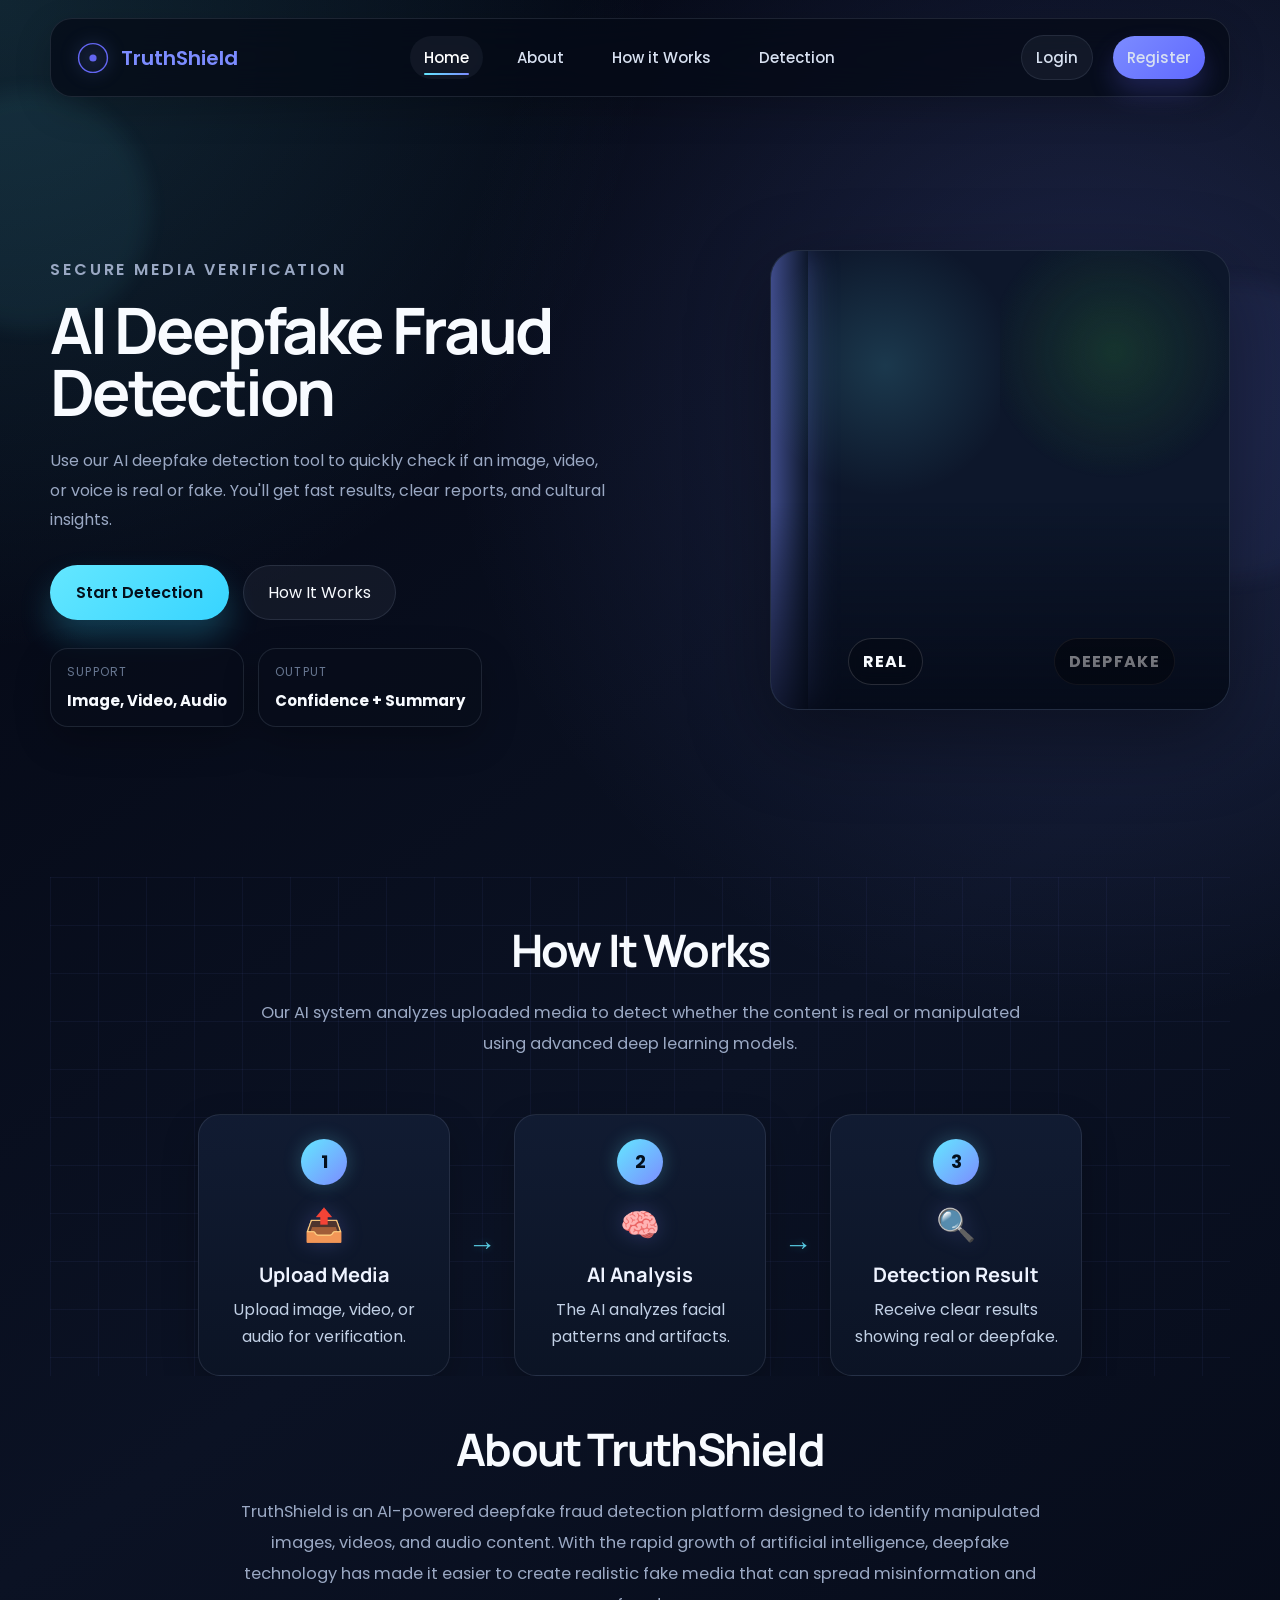
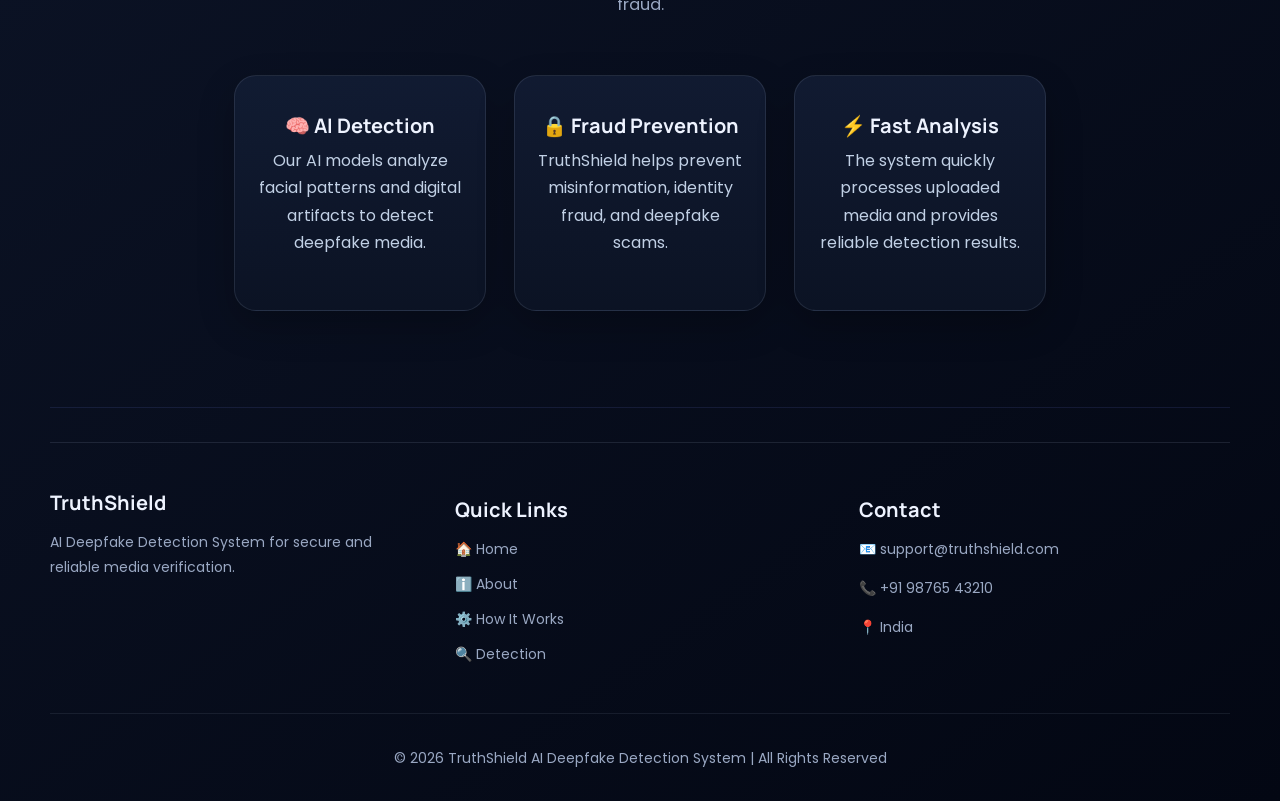
<file: index.html>
<!DOCTYPE html>
<html lang="en">
<head>
<meta charset="UTF-8">
<meta name="viewport" content="width=device-width, initial-scale=1.0">
<title>TruthShield AI Deepfake Detection</title>
<link rel="stylesheet" href="style.css">
<link href="https://fonts.googleapis.com/css2?family=Manrope:wght@600;700;800&family=Poppins:wght@300;400;500;600&display=swap" rel="stylesheet">
</head>
<body id="top">

<header class="navbar">
    <div class="nav-left">
        <div class="logo">
            <svg class="ai-logo" viewBox="0 0 100 100">
                <circle cx="50" cy="50" r="40" stroke="#6366f1" stroke-width="4" fill="none"></circle>
                <circle cx="50" cy="50" r="10" fill="#6366f1"></circle>
            </svg>
            <span>TruthShield</span>
        </div>
    </div>

    <div class="nav-center">
        <a href="#top">Home</a>
        <a href="#about">About</a>
        <a href="#works">How it Works</a>
        <a href="upload.html">Detection</a>
        <a href="history.html" id="historyNavLink" class="hidden-nav">History</a>
        <a href="admin.html" id="adminNavLink" class="hidden-nav">Admin</a>
    </div>

    <div class="nav-right" id="guestActions">
        <a href="login.html" class="login-btn">Login</a>
        <a href="register.html" class="signup-btn">Register</a>
    </div>

    <div class="nav-right hidden-nav" id="userActions">
        <span class="nav-user-pill" id="navUserName">User</span>
        <button type="button" class="login-btn" id="logoutBtn">Logout</button>
    </div>
</header>

<section class="hero">
    <div class="hero-text hero-reveal">
        <p class="hero-label">Secure Media Verification</p>
        <h1>AI Deepfake Fraud Detection</h1>
        <p>
            Use our AI deepfake detection tool to quickly check if an image, video, or voice is real or fake.
            You'll get fast results, clear reports, and cultural insights.
        </p>
        <div class="hero-actions">
            <button class="main-btn" id="startDetectionBtn" type="button">Start Detection</button>
            <a href="#works" class="sub-btn">How It Works</a>
        </div>
        <div class="hero-stats">
            <div class="hero-stat">
                <span>Support</span>
                <strong>Image, Video, Audio</strong>
            </div>
            <div class="hero-stat">
                <span>Output</span>
                <strong>Confidence + Summary</strong>
            </div>
        </div>
    </div>

    <div class="deepfake-visual hero-reveal">
        <div class="real-side">
            <span>REAL</span>
        </div>
        <div class="fake-side">
            <span>DEEPFAKE</span>
        </div>
        <div class="scan-line"></div>
    </div>
</section>

<section id="works" class="works-section">
    <h2>How It Works</h2>
    <p class="works-desc">
        Our AI system analyzes uploaded media to detect whether the content is real or manipulated using advanced deep learning models.
    </p>

    <div class="works-flow">
        <div class="flow-step">
            <div class="step-number">1</div>
            <div class="flow-icon">&#128228;</div>
            <h3>Upload Media</h3>
            <p>Upload image, video, or audio for verification.</p>
        </div>

        <div class="flow-arrow">&#8594;</div>

        <div class="flow-step">
            <div class="step-number">2</div>
            <div class="flow-icon">&#129504;</div>
            <h3>AI Analysis</h3>
            <p>The AI analyzes facial patterns and artifacts.</p>
        </div>

        <div class="flow-arrow">&#8594;</div>

        <div class="flow-step">
            <div class="step-number">3</div>
            <div class="flow-icon">&#128269;</div>
            <h3>Detection Result</h3>
            <p>Receive clear results showing real or deepfake.</p>
        </div>
    </div>
</section>

<section id="about" class="features">
    <h2>About TruthShield</h2>
    <p class="about-intro">
        TruthShield is an AI-powered deepfake fraud detection platform designed to identify manipulated images, videos, and audio content.
        With the rapid growth of artificial intelligence, deepfake technology has made it easier to create realistic fake media that can spread misinformation and fraud.
    </p>

    <div class="feature-grid">
        <div class="card">
            <h3>&#129504; AI Detection</h3>
            <p>Our AI models analyze facial patterns and digital artifacts to detect deepfake media.</p>
        </div>

        <div class="card">
            <h3>&#128274; Fraud Prevention</h3>
            <p>TruthShield helps prevent misinformation, identity fraud, and deepfake scams.</p>
        </div>

        <div class="card">
            <h3>&#9889; Fast Analysis</h3>
            <p>The system quickly processes uploaded media and provides reliable detection results.</p>
        </div>
    </div>
</section>

<footer class="footer">
    <div class="footer-container">
        <div class="footer-logo">
            <h3>TruthShield</h3>
            <p>AI Deepfake Detection System for secure and reliable media verification.</p>
        </div>

        <div class="footer-links">
            <h4>Quick Links</h4>
            <a href="#top">&#127968; Home</a>
            <a href="#about">&#8505;&#65039; About</a>
            <a href="#works">&#9881;&#65039; How It Works</a>
            <a href="upload.html">&#128269; Detection</a>
        </div>

        <div class="footer-contact">
            <h4>Contact</h4>
            <p>&#128231; support@truthshield.com</p>
            <p>&#128222; +91 98765 43210</p>
            <p>&#128205; India</p>
        </div>
    </div>

    <div class="footer-bottom">
        <p>&copy; 2026 TruthShield AI Deepfake Detection System | All Rights Reserved</p>
    </div>
</footer>

<script src="script.js"></script>
<script src="auth-nav.js"></script>
</body>
</html>
</file>
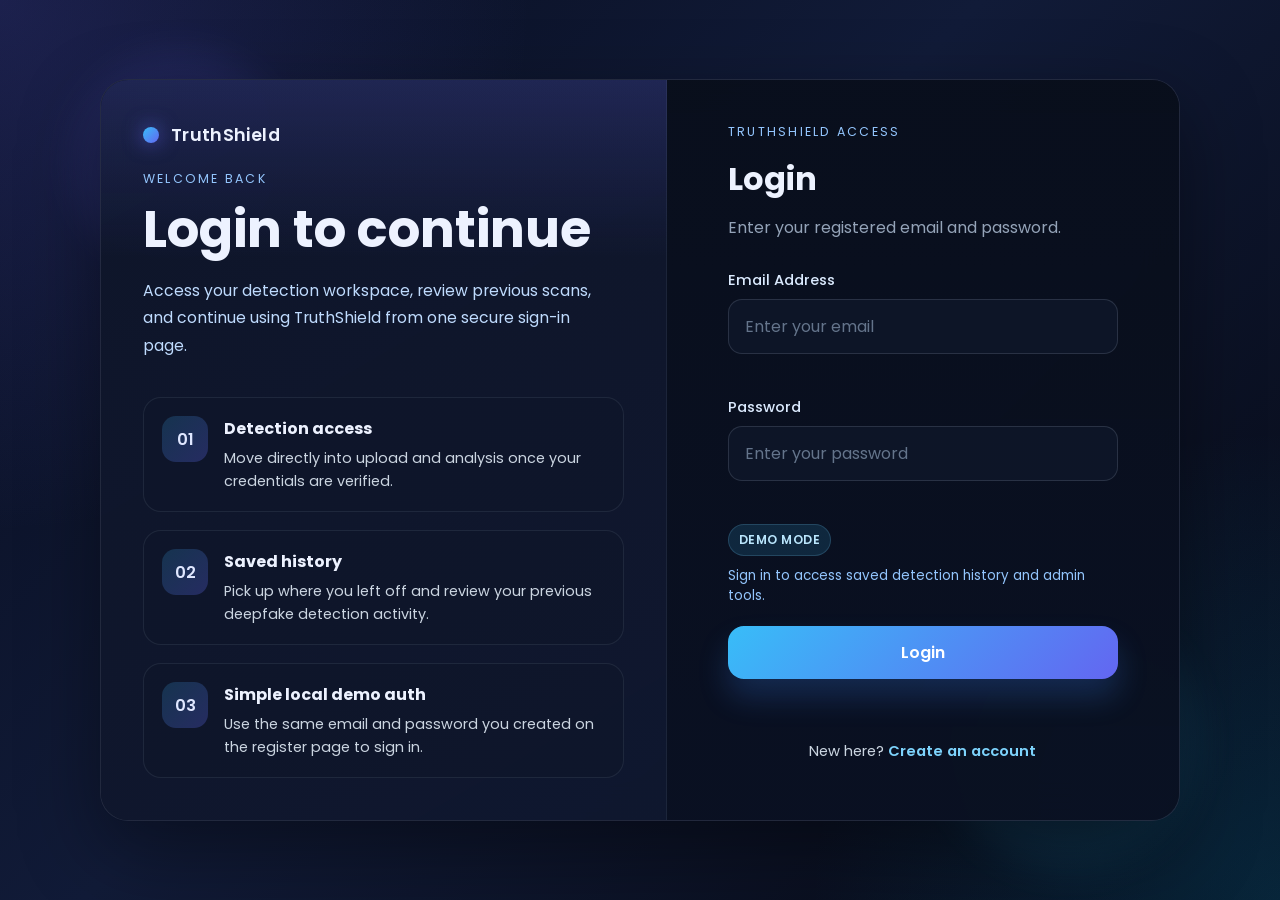
<file: admin.html>
<!DOCTYPE html>
<html lang="en">
<head>
<meta charset="UTF-8">
<meta name="viewport" content="width=device-width, initial-scale=1.0">
<title>Admin Dashboard | TruthShield</title>
<link rel="preconnect" href="https://fonts.googleapis.com">
<link rel="preconnect" href="https://fonts.gstatic.com" crossorigin>
<link href="https://fonts.googleapis.com/css2?family=Poppins:wght@300;400;500;600;700&display=swap" rel="stylesheet">
<link rel="stylesheet" href="dashboard.css">
</head>
<body>
<div class="page-bg"></div>

<header class="topbar">
    <a href="index.html" class="brand">
        <span class="brand-mark">
            <svg viewBox="0 0 100 100" aria-hidden="true">
                <circle cx="50" cy="50" r="40" stroke="currentColor" stroke-width="6" fill="none"></circle>
                <circle cx="50" cy="50" r="12" fill="currentColor"></circle>
            </svg>
        </span>
        <span>TruthShield</span>
    </a>

    <nav class="nav-links">
        <a href="index.html">Home</a>
        <a href="upload.html">Detection</a>
        <a href="history.html" id="historyNavLink">History</a>
        <a href="admin.html" id="adminNavLink" class="active">Admin</a>
    </nav>

    <div class="nav-actions" id="guestActions">
        <a href="login.html" class="ghost-btn">Login</a>
        <a href="register.html" class="accent-btn">Register</a>
    </div>

    <div class="nav-actions hidden-nav" id="userActions">
        <span class="nav-user-pill" id="navUserName">Admin</span>
        <button type="button" class="ghost-btn" id="logoutBtn">Logout</button>
    </div>
</header>

<main class="dashboard-page">
    <section class="page-heading">
        <div>
            <p class="eyebrow">Admin controls</p>
            <h1>Registered users and detection monitoring</h1>
            <p>The admin dashboard reads directly from the project database so you can review who registered and what detections were saved.</p>
        </div>
        <div class="heading-chip">Admin only</div>
    </section>

    <section class="stat-grid">
        <article class="stat-card">
            <span>Total users</span>
            <strong id="totalUsers">0</strong>
            <p>All accounts stored in the database.</p>
        </article>
        <article class="stat-card">
            <span>Total detections</span>
            <strong id="totalDetections">0</strong>
            <p>All scans saved from the detection page.</p>
        </article>
        <article class="stat-card">
            <span>Flagged detections</span>
            <strong id="flaggedDetections">0</strong>
            <p>Scans currently marked as fake by the backend.</p>
        </article>
    </section>

    <section class="table-layout">
        <article class="table-card">
            <div class="table-head">
                <div>
                    <h2>Registered users</h2>
                    <p>Visible only to the administrator.</p>
                </div>
                <div class="table-badge">User management view</div>
            </div>

            <div class="table-wrap">
                <table>
                    <thead>
                        <tr>
                            <th>Name</th>
                            <th>Email</th>
                            <th>Action</th>
                        </tr>
                    </thead>
                    <tbody id="usersTableBody">
                        <tr>
                            <td colspan="3" class="empty-state">Loading registered users...</td>
                        </tr>
                    </tbody>
                </table>
            </div>
        </article>

        <article class="table-card">
            <div class="table-head">
                <div>
                    <h2>Recent detections</h2>
                    <p>Latest saved scans from registered users.</p>
                </div>
                <div class="table-badge">System activity</div>
            </div>

            <div class="table-wrap">
                <table>
                    <thead>
                        <tr>
                            <th>ID</th>
                            <th>User</th>
                            <th>File</th>
                            <th>Media</th>
                            <th>Result</th>
                            <th>Confidence</th>
                            <th>Action</th>
                        </tr>
                    </thead>
                    <tbody id="recentDetectionsBody">
                        <tr>
                            <td colspan="7" class="empty-state">Loading recent detections...</td>
                        </tr>
                    </tbody>
                </table>
            </div>
        </article>
    </section>
</main>

<footer class="page-footer">
    <p>&copy; 2026 TruthShield AI Deepfake Detection System</p>
</footer>

<script src="auth-nav.js"></script>
<script src="admin.js"></script>
</body>
</html>
</file>
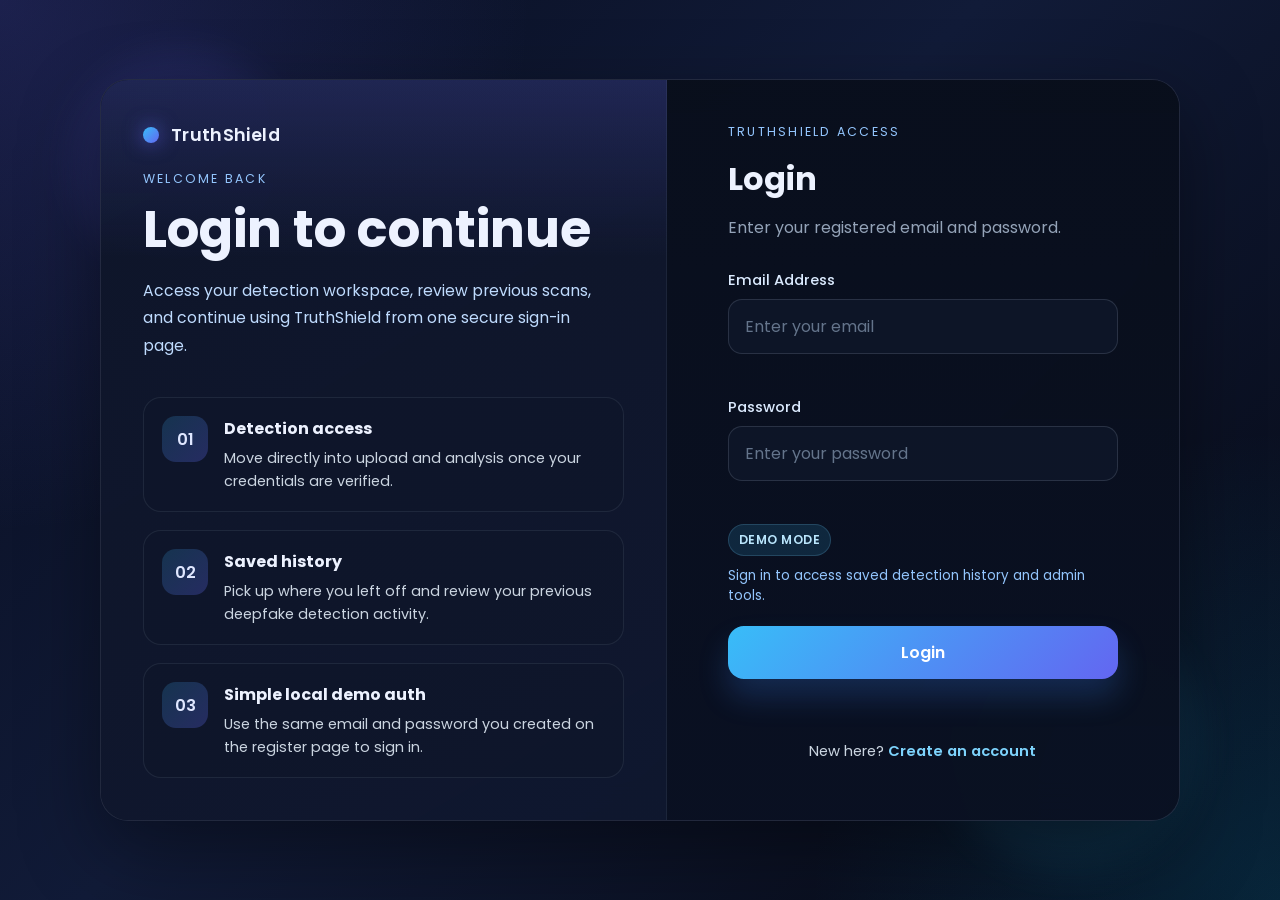
<file: history.html>
<!DOCTYPE html>
<html lang="en">
<head>
<meta charset="UTF-8">
<meta name="viewport" content="width=device-width, initial-scale=1.0">
<title>Detection History | TruthShield</title>
<link rel="preconnect" href="https://fonts.googleapis.com">
<link rel="preconnect" href="https://fonts.gstatic.com" crossorigin>
<link href="https://fonts.googleapis.com/css2?family=Poppins:wght@300;400;500;600;700&display=swap" rel="stylesheet">
<link rel="stylesheet" href="dashboard.css">
</head>
<body>
<div class="page-bg"></div>

<header class="topbar">
    <a href="index.html" class="brand">
        <span class="brand-mark">
            <svg viewBox="0 0 100 100" aria-hidden="true">
                <circle cx="50" cy="50" r="40" stroke="currentColor" stroke-width="6" fill="none"></circle>
                <circle cx="50" cy="50" r="12" fill="currentColor"></circle>
            </svg>
        </span>
        <span>TruthShield</span>
    </a>

    <nav class="nav-links">
        <a href="index.html">Home</a>
        <a href="upload.html">Detection</a>
        <a href="history.html" id="historyNavLink" class="active">History</a>
        <a href="admin.html" id="adminNavLink" class="hidden-nav">Admin</a>
    </nav>

    <div class="nav-actions" id="guestActions">
        <a href="login.html" class="ghost-btn">Login</a>
        <a href="register.html" class="accent-btn">Register</a>
    </div>

    <div class="nav-actions hidden-nav" id="userActions">
        <span class="nav-user-pill" id="navUserName">User</span>
        <button type="button" class="ghost-btn" id="logoutBtn">Logout</button>
    </div>
</header>

<main class="dashboard-page">
    <section class="page-heading">
        <div>
            <p class="eyebrow">Registered user area</p>
            <h1>Your detection history</h1>
            <p>Every uploaded file processed through the Python backend is stored here so users can review their previous scans.</p>
        </div>
        <div class="heading-chip">History from database</div>
    </section>

    <section class="stat-grid">
        <article class="stat-card">
            <span>Total scans</span>
            <strong id="totalScans">0</strong>
            <p>All stored detections for this account.</p>
        </article>
        <article class="stat-card">
            <span>Likely authentic</span>
            <strong id="realScans">0</strong>
            <p>Scans marked as real by the current backend result.</p>
        </article>
        <article class="stat-card">
            <span>Flagged</span>
            <strong id="fakeScans">0</strong>
            <p>Items that should be reviewed more carefully.</p>
        </article>
    </section>

    <section class="table-layout">
        <article class="table-card">
            <div class="table-head">
                <div>
                    <h2>Saved detection results</h2>
                    <p>Only visible after the user signs in.</p>
                </div>
                <div class="table-badge">Live database records</div>
            </div>

            <div class="table-wrap">
                <table>
                    <thead>
                        <tr>
                            <th>ID</th>
                            <th>File Name</th>
                            <th>Media Type</th>
                            <th>Result</th>
                            <th>Confidence</th>
                            <th>Created</th>
                            <th>Action</th>
                        </tr>
                    </thead>
                    <tbody id="historyTableBody">
                        <tr>
                            <td colspan="7" class="empty-state">Loading detection history...</td>
                        </tr>
                    </tbody>
                </table>
            </div>
        </article>
    </section>
</main>

<footer class="page-footer">
    <p>&copy; 2026 TruthShield AI Deepfake Detection System</p>
</footer>

<script src="auth-nav.js"></script>
<script src="history.js"></script>
</body>
</html>
</file>
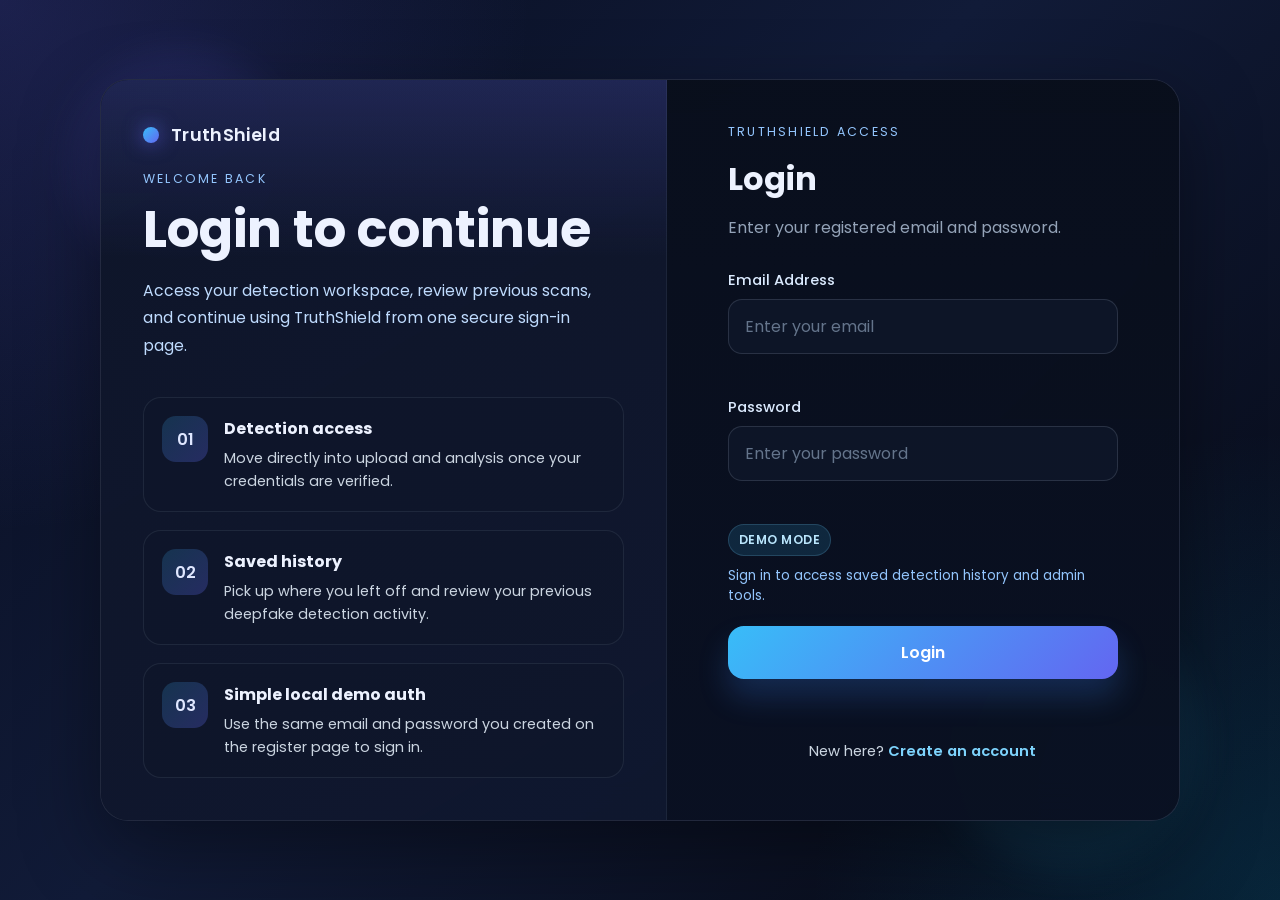
<file: login.html>
<!DOCTYPE html>
<html lang="en">
<head>
<meta charset="UTF-8">
<meta name="viewport" content="width=device-width, initial-scale=1.0">
<title>Login | TruthShield</title>
<link rel="preconnect" href="https://fonts.googleapis.com">
<link rel="preconnect" href="https://fonts.gstatic.com" crossorigin>
<link href="https://fonts.googleapis.com/css2?family=Poppins:wght@300;400;500;600;700&display=swap" rel="stylesheet">
<link rel="stylesheet" href="login.css">
</head>
<body>
<div class="page-shell">
    <div class="bg-orb orb-one"></div>
    <div class="bg-orb orb-two"></div>

    <main class="split-container">
        <section class="left-panel">
            <div class="brand-block">
                <a class="brand-link" href="index.html">
                    <span class="brand-mark"></span>
                    <span>TruthShield</span>
                </a>
            </div>

            <div class="left-content">
                <p class="eyebrow">Welcome back</p>
                <h1>Login to continue</h1>
                <p class="intro">
                    Access your detection workspace, review previous scans, and continue using TruthShield from one secure sign-in page.
                </p>

                <div class="feature-list">
                    <div class="feature-item">
                        <span class="feature-icon">01</span>
                        <div>
                            <h2>Detection access</h2>
                            <p>Move directly into upload and analysis once your credentials are verified.</p>
                        </div>
                    </div>

                    <div class="feature-item">
                        <span class="feature-icon">02</span>
                        <div>
                            <h2>Saved history</h2>
                            <p>Pick up where you left off and review your previous deepfake detection activity.</p>
                        </div>
                    </div>

                    <div class="feature-item">
                        <span class="feature-icon">03</span>
                        <div>
                            <h2>Simple local demo auth</h2>
                            <p>Use the same email and password you created on the register page to sign in.</p>
                        </div>
                    </div>
                </div>
            </div>
        </section>

        <section class="right-panel">
            <div class="form-wrapper">
                <div class="form-head">
                    <p class="mini-label">TruthShield access</p>
                    <h2>Login</h2>
                    <p class="sub-copy">Enter your registered email and password.</p>
                    <div class="page-context-message" id="pageContextMessage" hidden></div>
                </div>

                <form id="loginForm" novalidate>
                    <div class="form-group">
                        <label for="email">Email Address</label>
                        <input type="email" id="email" name="email" placeholder="Enter your email" autocomplete="email">
                        <small class="error-text" id="emailError"></small>
                    </div>

                    <div class="form-group">
                        <label for="password">Password</label>
                        <input type="password" id="password" name="password" placeholder="Enter your password" autocomplete="current-password">
                        <small class="error-text" id="passwordError"></small>
                    </div>

                    <div class="helper-row">
                        <span class="helper-badge">Demo mode</span>
                        <span class="helper-copy">Sign in to access saved detection history and admin tools.</span>
                    </div>

                    <button type="submit" class="submit-btn">Login</button>
                    <p class="status-message" id="formMessage" aria-live="polite"></p>
                </form>

                <p class="switch-auth">
                    New here?
                    <a href="register.html">Create an account</a>
                </p>
            </div>
        </section>
    </main>
</div>

<script src="login.js"></script>
</body>
</html>
</file>
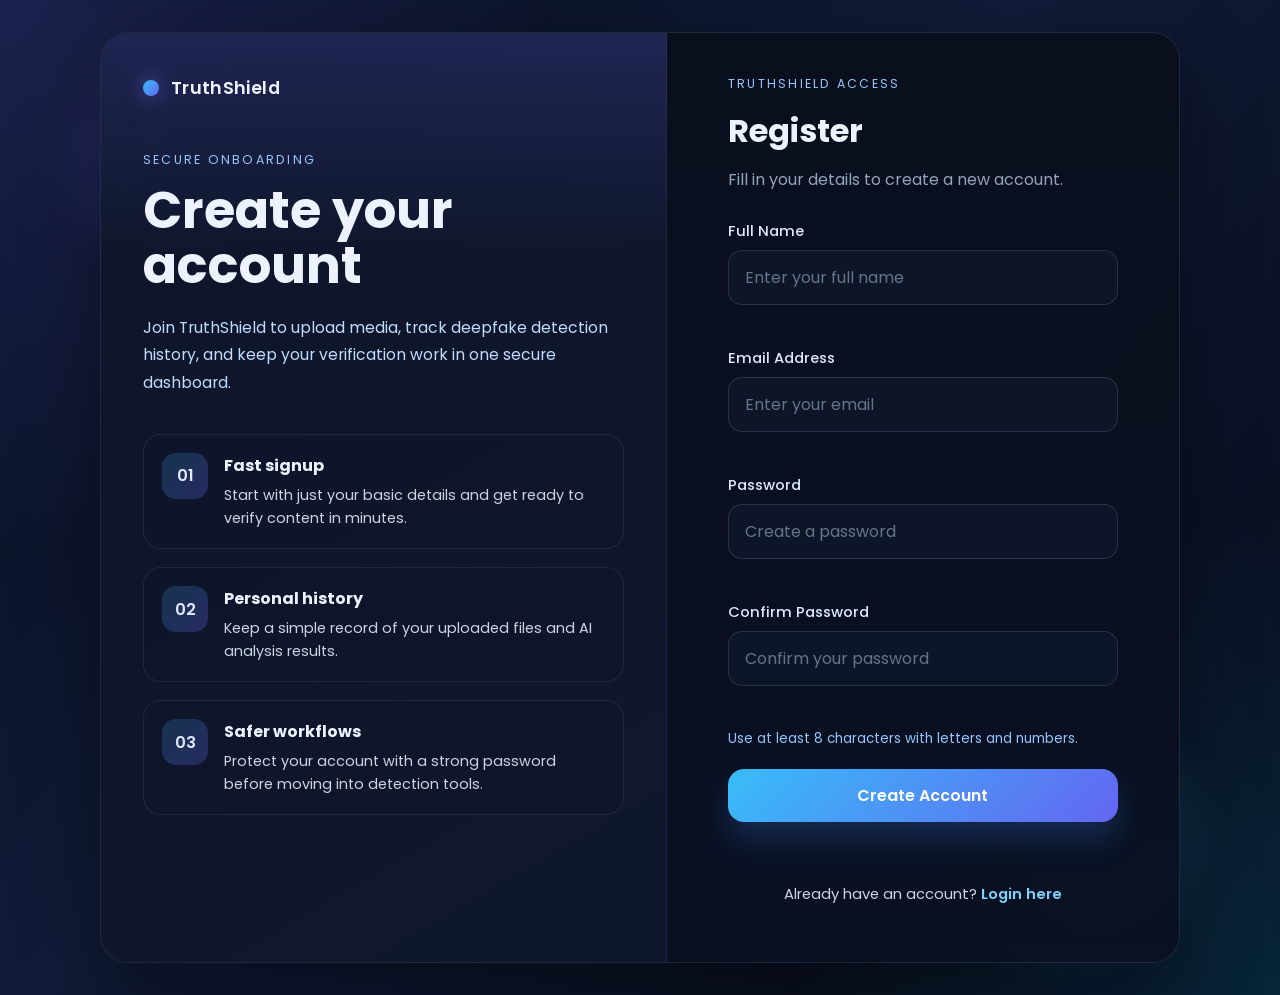
<file: register.html>
<!DOCTYPE html>
<html lang="en">
<head>
<meta charset="UTF-8">
<meta name="viewport" content="width=device-width, initial-scale=1.0">
<title>Register | TruthShield</title>
<link rel="preconnect" href="https://fonts.googleapis.com">
<link rel="preconnect" href="https://fonts.gstatic.com" crossorigin>
<link href="https://fonts.googleapis.com/css2?family=Poppins:wght@300;400;500;600;700&display=swap" rel="stylesheet">
<link rel="stylesheet" href="register.css">
</head>
<body>
<div class="page-shell">
    <div class="bg-orb orb-one"></div>
    <div class="bg-orb orb-two"></div>

    <main class="split-container">
        <section class="left-panel">
            <div class="brand-block">
                <a class="brand-link" href="index.html">
                    <span class="brand-mark"></span>
                    <span>TruthShield</span>
                </a>
            </div>

            <div class="left-content">
                <p class="eyebrow">Secure onboarding</p>
                <h1>Create your account</h1>
                <p class="intro">
                    Join TruthShield to upload media, track deepfake detection history, and keep your verification work in one secure dashboard.
                </p>

                <div class="feature-list">
                    <div class="feature-item">
                        <span class="feature-icon">01</span>
                        <div>
                            <h2>Fast signup</h2>
                            <p>Start with just your basic details and get ready to verify content in minutes.</p>
                        </div>
                    </div>

                    <div class="feature-item">
                        <span class="feature-icon">02</span>
                        <div>
                            <h2>Personal history</h2>
                            <p>Keep a simple record of your uploaded files and AI analysis results.</p>
                        </div>
                    </div>

                    <div class="feature-item">
                        <span class="feature-icon">03</span>
                        <div>
                            <h2>Safer workflows</h2>
                            <p>Protect your account with a strong password before moving into detection tools.</p>
                        </div>
                    </div>
                </div>
            </div>
        </section>

        <section class="right-panel">
            <div class="form-wrapper">
                <div class="form-head">
                    <p class="mini-label">TruthShield access</p>
                    <h2>Register</h2>
                    <p class="sub-copy">Fill in your details to create a new account.</p>
                    <div class="page-context-message" id="pageContextMessage" hidden></div>
                </div>

                <form id="registerForm" novalidate>
                    <div class="form-group">
                        <label for="fullName">Full Name</label>
                        <input type="text" id="fullName" name="fullName" placeholder="Enter your full name" autocomplete="name">
                        <small class="error-text" id="nameError"></small>
                    </div>

                    <div class="form-group">
                        <label for="email">Email Address</label>
                        <input type="email" id="email" name="email" placeholder="Enter your email" autocomplete="email">
                        <small class="error-text" id="emailError"></small>
                    </div>

                    <div class="form-group">
                        <label for="password">Password</label>
                        <input type="password" id="password" name="password" placeholder="Create a password" autocomplete="new-password">
                        <small class="error-text" id="passwordError"></small>
                    </div>

                    <div class="form-group">
                        <label for="confirmPassword">Confirm Password</label>
                        <input type="password" id="confirmPassword" name="confirmPassword" placeholder="Confirm your password" autocomplete="new-password">
                        <small class="error-text" id="confirmPasswordError"></small>
                    </div>

                    <div class="password-hint">
                        Use at least 8 characters with letters and numbers.
                    </div>

                    <button type="submit" class="submit-btn">Create Account</button>
                    <p class="status-message" id="formMessage" aria-live="polite"></p>
                </form>

                <p class="switch-auth">
                    Already have an account?
                    <a href="login.html">Login here</a>
                </p>
            </div>
        </section>
    </main>
</div>

<script src="register.js"></script>
</body>
</html>
</file>
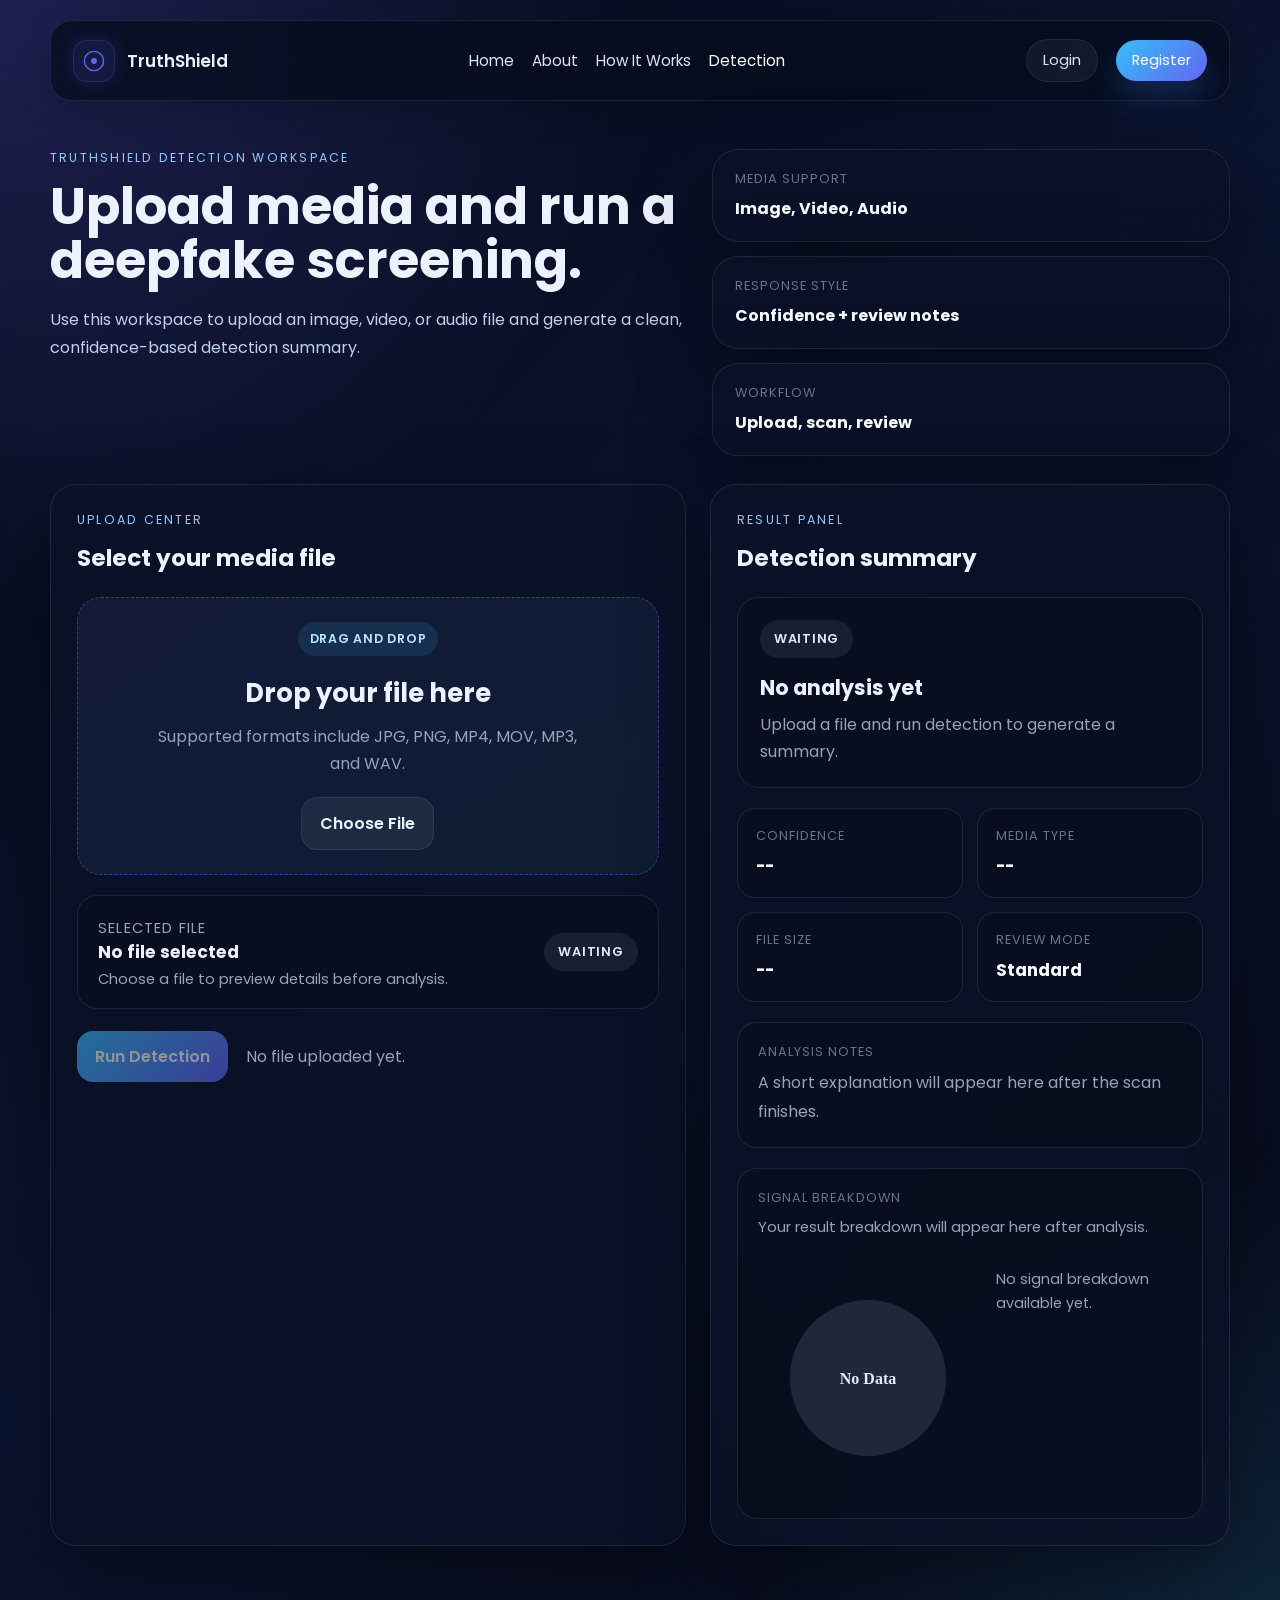
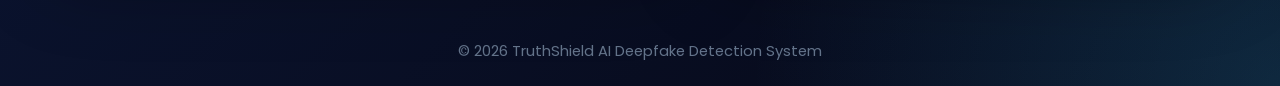
<file: upload.html>
<!DOCTYPE html>
<html lang="en">
<head>
    <meta charset="UTF-8">
    <meta name="viewport" content="width=device-width, initial-scale=1.0">
    <title>Detection Workspace | TruthShield</title>
    <link rel="preconnect" href="https://fonts.googleapis.com">
    <link rel="preconnect" href="https://fonts.gstatic.com" crossorigin>
    <link href="https://fonts.googleapis.com/css2?family=Poppins:wght@300;400;500;600;700&display=swap" rel="stylesheet">
    <link rel="stylesheet" href="upload.css">
</head>
<body>
    <div class="page-bg"></div>

    <header class="topbar">
        <a href="index.html" class="brand">
            <span class="brand-mark">
                <svg viewBox="0 0 100 100" aria-hidden="true">
                    <circle cx="50" cy="50" r="40" stroke="currentColor" stroke-width="6" fill="none"></circle>
                    <circle cx="50" cy="50" r="12" fill="currentColor"></circle>
                </svg>
            </span>
            <span class="brand-text">TruthShield</span>
        </a>

        <nav class="nav-links">
            <a href="index.html">Home</a>
            <a href="index.html#about">About</a>
            <a href="index.html#works">How It Works</a>
            <a href="upload.html" class="active">Detection</a>
            <a href="history.html" id="historyNavLink" class="hidden-nav">History</a>
            <a href="admin.html" id="adminNavLink" class="hidden-nav">Admin</a>
        </nav>

        <div class="nav-actions" id="guestActions">
            <a href="login.html" class="ghost-btn">Login</a>
            <a href="register.html" class="accent-btn">Register</a>
        </div>

        <div class="nav-actions hidden-nav" id="userActions">
            <span class="nav-user-pill" id="navUserName">User</span>
            <button type="button" class="ghost-btn" id="logoutBtn">Logout</button>
        </div>
    </header>

    <main class="upload-page">
        <section class="hero-panel">
            <div class="hero-copy">
                <p class="eyebrow">TruthShield detection workspace</p>
                <h1>Upload media and run a deepfake screening.</h1>
                <p class="hero-text">
                    Use this workspace to upload an image, video, or audio file and generate a clean,
                    confidence-based detection summary.
                </p>
            </div>

            <div class="hero-stats">
                <div class="stat-card">
                    <span>Media support</span>
                    <strong>Image, Video, Audio</strong>
                </div>
                <div class="stat-card">
                    <span>Response style</span>
                    <strong>Confidence + review notes</strong>
                </div>
                <div class="stat-card">
                    <span>Workflow</span>
                    <strong>Upload, scan, review</strong>
                </div>
            </div>
        </section>

        <section class="workspace">
            <div class="upload-card">
                <div class="section-head">
                    <div>
                        <p class="section-label">Upload Center</p>
                        <h2>Select your media file</h2>
                    </div>
                </div>

                <div class="drop-zone" id="dropZone" tabindex="0">
                    <input type="file" id="fileInput" accept="image/*,video/*,audio/*" hidden>
                    <div class="drop-inner">
                        <span class="drop-kicker">Drag and drop</span>
                        <h3>Drop your file here</h3>
                        <p>Supported formats include JPG, PNG, MP4, MOV, MP3, and WAV.</p>
                        <button type="button" class="secondary-btn" id="browseBtn">Choose File</button>
                    </div>
                </div>

                <div class="selected-file">
                    <div>
                        <p class="info-label">Selected file</p>
                        <h3 id="fileName">No file selected</h3>
                        <p id="fileMeta">Choose a file to preview details before analysis.</p>
                    </div>
                    <span class="type-badge" id="fileTypeBadge">Waiting</span>
                </div>

                <div class="preview-panel" id="previewPanel" hidden>
                    <div class="preview-head">
                        <span>Preview</span>
                    </div>
                    <div class="preview-area" id="previewArea"></div>
                </div>

                <div class="action-row">
                    <button type="button" class="primary-btn" id="analyzeBtn">Run Detection</button>
                    <p class="status-message" id="statusMessage">No file uploaded yet.</p>
                </div>
            </div>

            <aside class="result-card">
                <div class="section-head">
                    <div>
                        <p class="section-label">Result Panel</p>
                        <h2>Detection summary</h2>
                    </div>
                </div>

                <div class="result-state" id="resultState">
                    <span class="result-tag" id="resultTag">Waiting</span>
                    <h3 id="resultTitle">No analysis yet</h3>
                    <p id="resultSummary">Upload a file and run detection to generate a summary.</p>
                </div>

                <div class="metric-grid">
                    <div class="metric-card">
                        <span>Confidence</span>
                        <strong id="confidenceValue">--</strong>
                    </div>
                    <div class="metric-card">
                        <span>Media Type</span>
                        <strong id="mediaTypeValue">--</strong>
                    </div>
                    <div class="metric-card">
                        <span>File Size</span>
                        <strong id="fileSizeValue">--</strong>
                    </div>
                    <div class="metric-card">
                        <span>Review Mode</span>
                        <strong>Standard</strong>
                    </div>
                </div>

                <div class="notes-box">
                    <span>Analysis Notes</span>
                    <p id="notesValue">A detailed review note will appear here after the scan finishes.</p>
                </div>

                <div class="chart-panel">
                    <div class="chart-head">
                        <span>Signal Breakdown</span>
                        <p id="chartCaption">Your result breakdown will appear here after analysis.</p>
                    </div>

                    <div class="chart-layout">
                        <div class="chart-canvas-wrap">
                            <canvas id="signalChart" width="240" height="240"></canvas>
                        </div>
                        <div class="signal-list" id="signalList">
                            <div class="signal-empty">No signal breakdown available yet.</div>
                        </div>
                    </div>
                </div>
            </aside>
        </section>
    </main>

    <footer class="page-footer">
        <p>&copy; 2026 TruthShield AI Deepfake Detection System</p>
    </footer>

    <script src="auth-nav.js"></script>
    <script src="upload.js"></script>
</body>
</html>
</file>
<file: style.css>
:root{
--bg-main:#050916;
--bg-soft:rgba(10,16,30,0.78);
--panel:#121c33;
--panel-strong:#0f172a;
--line:rgba(148,163,184,0.16);
--line-strong:rgba(129,140,248,0.26);
--text-main:#f8fbff;
--text-soft:#9aa8c3;
--text-faint:#66758f;
--primary:#7c8cff;
--accent:#64e7ff;
--shadow-lg:0 26px 80px rgba(0,0,0,0.38);
--shadow-md:0 14px 36px rgba(0,0,0,0.24);
}

*{
box-sizing:border-box;
}

html{
scroll-behavior:smooth;
scroll-padding-top:160px;
}

body{
margin:0;
font-family:Poppins,sans-serif;
color:var(--text-main);
background:
radial-gradient(circle at top left, rgba(100,231,255,0.14), transparent 24%),
radial-gradient(circle at 85% 16%, rgba(124,140,255,0.18), transparent 28%),
linear-gradient(145deg,#030611 0%,#0b1224 48%,#030713 100%);
overflow-x:hidden;
}

body::before,
body::after{
content:"";
position:fixed;
border-radius:50%;
pointer-events:none;
filter:blur(10px);
opacity:0.35;
z-index:0;
}

body::before{
top:90px;
left:-90px;
width:240px;
height:240px;
background:rgba(100,231,255,0.18);
}

body::after{
right:-100px;
top:280px;
width:300px;
height:300px;
background:rgba(124,140,255,0.18);
}

a{
color:inherit;
text-decoration:none;
}

.navbar,
.hero,
.works-section,
.features,
.footer{
width:min(1180px,calc(100% - 40px));
margin-left:auto;
margin-right:auto;
}

.navbar{
display:flex;
justify-content:space-between;
align-items:center;
gap:18px;
margin-top:18px;
padding:16px 24px;
background:rgba(5,10,22,0.74);
border:1px solid var(--line);
border-radius:22px;
backdrop-filter:blur(18px);
box-shadow:0 12px 36px rgba(0,0,0,0.2);
position:sticky;
top:14px;
z-index:1000;
}

.hero,
.works-section,
.features,
.footer{
position:relative;
z-index:2;
}

.nav-left,
.nav-center,
.nav-right{
display:flex;
align-items:center;
}

.nav-center,
.nav-right{
gap:20px;
}

.hidden-nav{
display:none !important;
}

.navbar a{
color:#d8e1f1;
text-decoration:none;
font-size:15px;
font-weight:500;
position:relative;
padding:10px 14px;
border-radius:999px;
transition:color 0.25s ease,transform 0.25s ease,background 0.25s ease;
}

.nav-center a::after{
content:"";
position:absolute;
left:14px;
bottom:4px;
width:calc(100% - 28px);
height:2px;
border-radius:999px;
background:linear-gradient(90deg,var(--accent),var(--primary));
transform:scaleX(0);
transform-origin:left;
transition:transform 0.25s ease;
}

.nav-center a:hover,
.nav-center a.active{
color:#ffffff;
background:rgba(148,163,184,0.08);
}

.nav-center a:hover::after,
.nav-center a.active::after{
transform:scaleX(1);
}

.nav-center a:active{
transform:translateY(1px);
}

.nav-center a:focus-visible,
.login-btn:focus-visible,
.signup-btn:focus-visible,
.main-btn:focus-visible,
.sub-btn:focus-visible{
outline:2px solid rgba(100,231,255,0.6);
outline-offset:2px;
}

.logo{
display:flex;
align-items:center;
gap:10px;
font-weight:600;
font-size:20px;
color:var(--primary);
}

.ai-logo{
width:36px;
height:36px;
display:inline-block;
filter:drop-shadow(0 0 8px rgba(124,140,255,0.65));
animation:logoSpin 10s linear infinite;
transform-origin:center;
}

@keyframes logoSpin{
0%{transform:rotate(0deg);}
100%{transform:rotate(360deg);}
}

.login-btn,
.signup-btn,
.main-btn,
.sub-btn{
display:inline-flex;
align-items:center;
justify-content:center;
border:none;
cursor:pointer;
transition:transform 0.25s ease, box-shadow 0.25s ease, background 0.25s ease;
font:inherit;
}

.login-btn{
padding:10px 16px;
border-radius:999px;
background:rgba(148,163,184,0.08);
border:1px solid rgba(148,163,184,0.14);
color:var(--text-main);
}

.signup-btn{
background:linear-gradient(135deg,var(--primary),#5f68ff);
padding:10px 18px;
border-radius:999px;
color:white;
font-weight:600;
box-shadow:0 14px 26px rgba(99,102,241,0.24);
}

.nav-user-pill{
padding:10px 14px;
border-radius:999px;
background:rgba(100,231,255,0.12);
border:1px solid rgba(100,231,255,0.16);
color:#def8ff;
font-size:0.88rem;
font-weight:600;
white-space:nowrap;
}

.login-btn:hover,
.signup-btn:hover,
.main-btn:hover,
.sub-btn:hover{
transform:translateY(-2px);
}

.hero{
display:flex;
align-items:center;
justify-content:space-between;
padding:42px 0 56px;
gap:42px;
min-height:calc(100vh - 120px);
}

.hero-text{
max-width:560px;
}

.hero-label{
margin:0 0 14px;
color:#97dfff;
font-size:12px;
font-weight:600;
letter-spacing:0.18em;
text-transform:uppercase;
}

.hero-text h1,
.works-section h2,
.features h2,
.footer h3,
.footer h4,
.flow-step h3,
.card h3{
font-family:Manrope,sans-serif;
}

.hero-text h1{
margin:0;
font-size:clamp(3rem,5vw,5rem);
line-height:0.98;
letter-spacing:-0.05em;
}

.hero-text p{
color:var(--text-soft);
margin-top:22px;
line-height:1.85;
font-size:1rem;
}

.hero-actions{
display:flex;
flex-wrap:wrap;
gap:14px;
margin-top:30px;
}

.main-btn{
background:linear-gradient(135deg,var(--accent),#37d4ff);
padding:14px 26px;
border-radius:999px;
color:#04101d;
font-weight:600;
box-shadow:0 18px 32px rgba(55,212,255,0.24);
}

.main-btn:focus,
.main-btn:active{
outline:none;
transform:translateY(0);
}

.sub-btn{
padding:14px 24px;
border-radius:999px;
color:var(--text-main);
background:rgba(148,163,184,0.08);
border:1px solid rgba(148,163,184,0.16);
}

.hero-stats{
display:flex;
flex-wrap:wrap;
gap:14px;
margin-top:28px;
}

.hero-stat{
min-width:180px;
padding:14px 16px;
border-radius:18px;
background:rgba(8,14,27,0.7);
border:1px solid var(--line);
box-shadow:var(--shadow-md);
}

.hero-stat span{
display:block;
font-size:12px;
letter-spacing:0.1em;
text-transform:uppercase;
color:var(--text-faint);
}

.hero-stat strong{
display:block;
margin-top:8px;
font-size:15px;
}

.deepfake-visual{
position:relative;
width:min(460px,100%);
height:460px;
display:flex;
border-radius:28px;
overflow:hidden;
border:1px solid var(--line);
box-shadow:var(--shadow-lg);
background:#0d172b;
}

.deepfake-visual::after{
content:"";
position:absolute;
inset:0;
background:linear-gradient(180deg,transparent 55%, rgba(3,7,19,0.72) 100%);
pointer-events:none;
}

.real-side,
.fake-side{
flex:1;
display:flex;
align-items:flex-end;
justify-content:center;
padding:24px;
font-weight:700;
letter-spacing:0.08em;
text-transform:uppercase;
position:relative;
}

.real-side{
background:
radial-gradient(circle at 50% 25%, rgba(100,231,255,0.16), transparent 36%),
url("https://images.unsplash.com/photo-1544005313-94ddf0286df2?w=900") center/cover;
}

.fake-side{
background:
radial-gradient(circle at 50% 22%, rgba(244,114,182,0.18), transparent 34%),
url("https://images.unsplash.com/photo-1534528741775-53994a69daeb?w=900") center/cover;
filter:hue-rotate(155deg) contrast(115%);
}

.real-side span,
.fake-side span{
position:relative;
z-index:1;
padding:10px 14px;
border-radius:999px;
background:rgba(4,8,18,0.52);
border:1px solid rgba(255,255,255,0.14);
backdrop-filter:blur(8px);
}

.scan-line{
position:absolute;
top:0;
left:-10%;
width:18%;
height:100%;
background:linear-gradient(90deg,transparent,rgba(124,140,255,0.5),transparent);
box-shadow:0 0 30px rgba(124,140,255,0.35);
animation:scan 4.2s infinite;
}

@keyframes scan{
0%{left:-18%;}
55%{left:100%;}
100%{left:100%;}
}

.works-section,
.features{
padding:42px 0 0;
text-align:center;
}

.works-section{
scroll-margin-top:160px;
}

.features{
scroll-margin-top:160px;
padding-bottom:20px;
}

.works-section h2,
.features h2{
margin:0;
font-size:clamp(2.1rem,3.5vw,3.2rem);
letter-spacing:-0.04em;
}

.works-desc,
.about-intro{
max-width:800px;
margin:18px auto 0;
color:var(--text-soft);
line-height:1.9;
font-size:1.02rem;
}

.works-flow{
display:flex;
justify-content:center;
align-items:stretch;
gap:18px;
flex-wrap:wrap;
margin:54px auto 0;
max-width:1080px;
}

.flow-step,
.card{
background:linear-gradient(180deg,rgba(18,28,51,0.94),rgba(12,20,37,0.94));
padding:24px 22px;
border-radius:22px;
width:252px;
min-height:236px;
transition:transform 0.28s ease,box-shadow 0.28s ease,border-color 0.28s ease;
border:1px solid var(--line);
box-shadow:var(--shadow-md);
}

.flow-step:hover,
.card:hover{
transform:translateY(-8px);
box-shadow:0 22px 44px rgba(0,0,0,0.28);
border-color:var(--line-strong);
}

.flow-step h3,
.card h3{
color:#eef3ff;
font-size:20px;
margin:12px 0 8px;
}

.flow-step p,
.card p{
color:#c1d0e5;
line-height:1.72;
font-size:1rem;
margin:0;
}

#works{
position:relative;
overflow:hidden;
}

#works::before{
content:"";
position:absolute;
top:0;
left:0;
width:200%;
height:200%;
background-image:
linear-gradient(rgba(124,140,255,0.06) 1px, transparent 1px),
linear-gradient(90deg, rgba(124,140,255,0.06) 1px, transparent 1px);
background-size:48px 48px;
animation:aiGridMove 20s linear infinite;
pointer-events:none;
}

@keyframes aiGridMove{
0%{transform:translate(0,0);}
100%{transform:translate(-48px,-48px);}
}

.flow-arrow{
font-size:28px;
color:var(--accent);
display:flex;
align-items:center;
text-shadow:0 0 10px rgba(100,231,255,0.36);
animation:arrowPulse 2.2s infinite;
opacity:0.88;
}

@keyframes arrowPulse{
0%{transform:scale(1);}
50%{transform:scale(1.14);}
100%{transform:scale(1);}
}

.step-number{
width:46px;
height:46px;
background:linear-gradient(135deg,var(--accent),var(--primary));
border-radius:50%;
display:flex;
align-items:center;
justify-content:center;
font-weight:bold;
font-size:18px;
margin:auto;
margin-bottom:16px;
color:#04101d;
box-shadow:0 0 18px rgba(100,231,255,0.25);
transition:transform 0.28s ease,box-shadow 0.28s ease;
}

.flow-step:hover .step-number{
box-shadow:0 0 22px rgba(100,231,255,0.34);
transform:scale(1.08);
}

.flow-icon{
font-size:32px;
margin-bottom:8px;
filter:drop-shadow(0 0 10px rgba(124,140,255,0.25));
}

.feature-grid{
display:flex;
justify-content:center;
align-items:stretch;
gap:28px;
margin:54px auto 0;
max-width:1080px;
flex-wrap:wrap;
}

#about .card{
position:relative;
overflow:hidden;
}

#about .card::before{
content:"";
position:absolute;
inset:0;
background:linear-gradient(130deg,transparent,rgba(124,140,255,0.08),transparent);
opacity:0;
transition:opacity 0.3s ease;
}

#about .card:hover::before{
opacity:1;
}

.footer{
margin-top:76px;
padding:34px 0 20px;
border-top:1px solid rgba(124,140,255,0.12);
}

.footer-container{
display:flex;
justify-content:space-between;
gap:34px;
flex-wrap:wrap;
padding:26px 0;
border-top:1px solid var(--line);
}

.footer-logo,
.footer-links,
.footer-contact{
flex:1;
min-width:220px;
}

.footer h3,
.footer h4{
color:#eef3ff;
margin-bottom:14px;
font-size:20px;
}

.footer p,
.footer a{
color:var(--text-soft);
text-decoration:none;
display:block;
margin-bottom:10px;
font-size:14px;
line-height:1.8;
}

.footer a:hover{
color:#ffffff;
}

.footer-bottom{
text-align:center;
margin-top:10px;
padding-top:18px;
border-top:1px solid rgba(148,163,184,0.12);
font-size:13px;
color:var(--text-faint);
}

.title{
text-align:center;
margin-top:40px;
}

.history-table,
table{
width:80%;
margin:40px auto;
border-collapse:collapse;
background:#1e293b;
color:white;
}

.history-table th,
.history-table td,
table th,
table td{
border:1px solid #334155;
padding:12px;
text-align:center;
}

.upload-box{
border:2px dashed #6366f1;
padding:40px;
width:400px;
margin:40px auto;
border-radius:10px;
background:#1e293b;
text-align:center;
}

.upload-box button{
margin-top:20px;
padding:12px 25px;
border:none;
background:#6366f1;
color:white;
border-radius:6px;
cursor:pointer;
}

.hero-reveal,
.flow-step,
#about .card{
opacity:0;
transform:translateY(34px);
transition:opacity 0.7s ease, transform 0.7s ease;
}

.hero-reveal.is-visible,
.flow-step.is-visible,
#about .card.is-visible{
opacity:1;
transform:translateY(0);
}

@media (max-width:980px){
.hero{
flex-direction:column;
padding:36px 0 44px;
min-height:auto;
}

.navbar{
padding:18px;
flex-direction:column;
gap:14px;
}

.nav-center,
.nav-right{
justify-content:center;
flex-wrap:wrap;
}

.deepfake-visual{
height:420px;
}

.flow-arrow{
display:none;
}

.footer{
padding-top:18px;
}
}

@media (max-width:640px){
.navbar,
.hero,
.works-section,
.features,
.footer{
width:min(100% - 22px,1180px);
}

.hero-text h1{
font-size:2.6rem;
}

.hero-stats{
flex-direction:column;
}

.hero-stat{
width:100%;
}

.deepfake-visual{
height:340px;
border-radius:22px;
}

.works-section,
.features{
padding-top:34px;
}

.flow-step,
.card{
width:100%;
}

.footer-container{
gap:24px;
}
}
</file>
<file: dashboard.css>
:root{
--bg-main:#060816;
--panel:rgba(12,18,38,0.82);
--line:rgba(148,163,184,0.15);
--text-main:#edf2ff;
--text-soft:#94a3b8;
--text-faint:#64748b;
--blue:#38bdf8;
--indigo:#6366f1;
--shadow:0 28px 80px rgba(0,0,0,0.42);
}

*{
box-sizing:border-box;
}

body{
margin:0;
min-height:100vh;
font-family:"Poppins",sans-serif;
color:var(--text-main);
background:
radial-gradient(circle at top left, rgba(99,102,241,0.24), transparent 30%),
radial-gradient(circle at bottom right, rgba(56,189,248,0.18), transparent 26%),
linear-gradient(135deg,#050816 0%,#0b1430 48%,#060816 100%);
}

a{
color:inherit;
text-decoration:none;
}

.page-bg{
position:fixed;
inset:0;
pointer-events:none;
opacity:0.28;
background-image:
linear-gradient(rgba(99,102,241,0.08) 1px, transparent 1px),
linear-gradient(90deg, rgba(99,102,241,0.08) 1px, transparent 1px);
background-size:56px 56px;
mask-image:linear-gradient(to bottom, rgba(0,0,0,0.95), transparent);
}

.topbar,
.dashboard-page,
.page-footer{
width:min(1180px, calc(100% - 40px));
margin-left:auto;
margin-right:auto;
}

.topbar{
margin-top:20px;
padding:18px 22px;
display:flex;
align-items:center;
justify-content:space-between;
gap:20px;
background:rgba(6,12,28,0.76);
border:1px solid var(--line);
border-radius:22px;
backdrop-filter:blur(16px);
box-shadow:0 10px 30px rgba(0,0,0,0.18);
}

.brand{
display:inline-flex;
align-items:center;
gap:12px;
font-weight:600;
font-size:1.05rem;
}

.brand-mark{
width:42px;
height:42px;
display:inline-flex;
align-items:center;
justify-content:center;
color:var(--indigo);
background:rgba(99,102,241,0.12);
border:1px solid rgba(99,102,241,0.2);
border-radius:14px;
box-shadow:0 0 18px rgba(99,102,241,0.2);
}

.brand-mark svg{
width:24px;
height:24px;
}

.nav-links,
.nav-actions{
display:flex;
align-items:center;
gap:18px;
}

.nav-links a{
color:#dbe4f5;
font-size:0.95rem;
transition:color 0.2s ease;
}

.nav-links a:hover,
.nav-links a.active{
color:#ffffff;
}

.ghost-btn,
.accent-btn,
.table-action-btn{
padding:10px 16px;
border-radius:999px;
font:inherit;
cursor:pointer;
transition:transform 0.2s ease, box-shadow 0.2s ease;
}

.ghost-btn{
color:#dbe4f5;
background:rgba(148,163,184,0.08);
border:1px solid rgba(148,163,184,0.12);
}

.accent-btn{
color:#ffffff;
background:linear-gradient(135deg, var(--blue), var(--indigo));
border:0;
box-shadow:0 18px 30px rgba(59,130,246,0.22);
}

.table-action-btn{
color:#fee2e2;
background:rgba(239,68,68,0.14);
border:1px solid rgba(248,113,113,0.2);
font-size:0.82rem;
font-weight:600;
padding:8px 12px;
}

.ghost-btn:hover,
.accent-btn:hover,
.table-action-btn:hover{
transform:translateY(-2px);
}

.hidden-nav{
display:none !important;
}

.nav-user-pill{
padding:10px 14px;
border-radius:999px;
background:rgba(56,189,248,0.12);
border:1px solid rgba(125,211,252,0.16);
color:#dff7ff;
font-size:0.88rem;
font-weight:600;
}

.dashboard-page{
padding:46px 0 72px;
position:relative;
z-index:1;
}

.page-heading{
display:flex;
justify-content:space-between;
gap:20px;
align-items:end;
margin-bottom:24px;
}

.eyebrow{
margin:0 0 10px;
font-size:0.78rem;
letter-spacing:0.18em;
text-transform:uppercase;
color:#93c5fd;
}

.page-heading h1{
margin:0;
font-size:clamp(2rem, 3.5vw, 3.2rem);
line-height:1.05;
}

.page-heading p{
margin:14px 0 0;
max-width:720px;
color:#bdd1ef;
line-height:1.75;
}

.heading-chip{
padding:10px 14px;
border-radius:999px;
background:rgba(148,163,184,0.08);
border:1px solid rgba(148,163,184,0.14);
color:#e2e8f0;
white-space:nowrap;
}

.stat-grid{
display:grid;
grid-template-columns:repeat(3, minmax(0, 1fr));
gap:18px;
margin-bottom:24px;
}

.stat-card,
.table-card{
background:var(--panel);
border:1px solid var(--line);
border-radius:24px;
backdrop-filter:blur(18px);
box-shadow:var(--shadow);
}

.stat-card{
padding:22px;
}

.stat-card span{
display:block;
margin-bottom:10px;
font-size:0.8rem;
letter-spacing:0.08em;
text-transform:uppercase;
color:var(--text-faint);
}

.stat-card strong{
display:block;
font-size:2rem;
line-height:1;
}

.stat-card p{
margin:10px 0 0;
color:var(--text-soft);
font-size:0.92rem;
}

.table-layout{
display:grid;
grid-template-columns:1fr;
gap:24px;
}

.table-card{
padding:22px;
}

.table-head{
display:flex;
justify-content:space-between;
align-items:center;
gap:18px;
margin-bottom:18px;
}

.table-head h2{
margin:0;
font-size:1.35rem;
}

.table-head p{
margin:6px 0 0;
color:var(--text-soft);
}

.table-badge{
padding:9px 12px;
border-radius:999px;
background:rgba(99,102,241,0.12);
border:1px solid rgba(129,140,248,0.18);
color:#e2e8f0;
font-size:0.84rem;
font-weight:600;
}

.table-wrap{
overflow:auto;
border-radius:18px;
border:1px solid var(--line);
}

table{
width:100%;
border-collapse:collapse;
background:rgba(9,14,30,0.76);
}

th,
td{
padding:16px 14px;
text-align:left;
border-bottom:1px solid rgba(148,163,184,0.12);
font-size:0.94rem;
}

th{
font-size:0.82rem;
text-transform:uppercase;
letter-spacing:0.08em;
color:var(--text-faint);
background:rgba(6,12,28,0.9);
}

tbody tr:hover{
background:rgba(99,102,241,0.06);
}

.result-real,
.result-fake,
.result-review,
.role-badge{
display:inline-flex;
align-items:center;
justify-content:center;
padding:8px 12px;
border-radius:999px;
font-size:0.8rem;
font-weight:600;
letter-spacing:0.04em;
text-transform:uppercase;
}

.result-real{
background:rgba(134,239,172,0.14);
color:#bbf7d0;
}

.result-fake{
background:rgba(251,113,133,0.14);
color:#fecdd3;
}

.result-review{
background:rgba(250,204,21,0.14);
color:#fde68a;
}

.role-badge{
background:rgba(250,204,21,0.14);
color:#fde68a;
}

.empty-state{
padding:32px 20px;
text-align:center;
color:var(--text-soft);
}

.page-footer{
padding-bottom:26px;
text-align:center;
color:var(--text-faint);
font-size:0.92rem;
}

@media (max-width:960px){
.topbar,
.page-heading{
flex-direction:column;
align-items:flex-start;
}

.nav-links,
.nav-actions{
flex-wrap:wrap;
}

.stat-grid{
grid-template-columns:1fr;
}
}

@media (max-width:640px){
.topbar,
.dashboard-page,
.page-footer{
width:min(100% - 24px, 1180px);
}

.topbar{
padding:16px;
}

.table-card,
.stat-card{
padding:18px;
}

th,
td{
padding:13px 12px;
}
}
</file>
<file: login.css>
* {
box-sizing: border-box;
}

body {
margin: 0;
font-family: "Poppins", sans-serif;
background:
radial-gradient(circle at top left, rgba(99, 102, 241, 0.22), transparent 34%),
radial-gradient(circle at bottom right, rgba(14, 165, 233, 0.18), transparent 30%),
linear-gradient(135deg, #080d1f 0%, #111b38 45%, #060913 100%);
color: #edf2ff;
min-height: 100vh;
overflow: auto;
}

a {
color: inherit;
text-decoration: none;
}

.page-shell {
position: relative;
min-height: 100vh;
padding: 32px;
display: flex;
align-items: center;
justify-content: center;
overflow: hidden;
}

.bg-orb {
position: absolute;
border-radius: 50%;
filter: blur(18px);
opacity: 0.55;
pointer-events: none;
}

.orb-one {
top: 50px;
left: 70px;
width: 220px;
height: 220px;
background: rgba(99, 102, 241, 0.22);
}

.orb-two {
right: 80px;
bottom: 30px;
width: 260px;
height: 260px;
background: rgba(56, 189, 248, 0.16);
}

.split-container {
position: relative;
z-index: 1;
width: min(1080px, 100%);
min-height: 650px;
display: grid;
grid-template-columns: 1.05fr 0.95fr;
background: rgba(8, 14, 31, 0.78);
border: 1px solid rgba(148, 163, 184, 0.18);
border-radius: 28px;
overflow: hidden;
backdrop-filter: blur(18px);
box-shadow: 0 28px 80px rgba(0, 0, 0, 0.42);
}

.left-panel {
padding: 42px;
background:
linear-gradient(180deg, rgba(99, 102, 241, 0.2), transparent 24%),
linear-gradient(150deg, rgba(15, 23, 42, 0.88), rgba(16, 24, 48, 0.92));
display: flex;
flex-direction: column;
justify-content: space-between;
border-right: 1px solid rgba(148, 163, 184, 0.1);
}

.brand-block {
margin-bottom: 20px;
}

.brand-link {
display: inline-flex;
align-items: center;
gap: 12px;
font-weight: 600;
font-size: 1.1rem;
letter-spacing: 0.02em;
}

.brand-mark {
width: 16px;
height: 16px;
border-radius: 50%;
background: linear-gradient(135deg, #38bdf8, #6366f1);
box-shadow: 0 0 20px rgba(99, 102, 241, 0.7);
}

.eyebrow,
.mini-label {
font-size: 0.78rem;
letter-spacing: 0.18em;
text-transform: uppercase;
color: #93c5fd;
margin: 0 0 14px;
}

.left-content h1 {
margin: 0;
font-size: clamp(2.2rem, 4vw, 3.3rem);
line-height: 1.08;
}

.intro {
max-width: 470px;
margin: 20px 0 0;
font-size: 0.98rem;
line-height: 1.75;
color: #bfdbfe;
}

.feature-list {
display: grid;
gap: 18px;
margin-top: 38px;
}

.feature-item {
display: flex;
gap: 16px;
padding: 18px;
border-radius: 18px;
background: rgba(15, 23, 42, 0.55);
border: 1px solid rgba(148, 163, 184, 0.12);
}

.feature-icon {
width: 46px;
height: 46px;
display: inline-flex;
align-items: center;
justify-content: center;
border-radius: 14px;
background: linear-gradient(135deg, rgba(56, 189, 248, 0.18), rgba(99, 102, 241, 0.28));
color: #e0e7ff;
font-weight: 600;
flex-shrink: 0;
}

.feature-item h2 {
margin: 0 0 6px;
font-size: 1rem;
}

.feature-item p {
margin: 0;
font-size: 0.9rem;
line-height: 1.6;
color: #cbd5e1;
}

.right-panel {
padding: 42px;
display: flex;
align-items: center;
justify-content: center;
background: linear-gradient(180deg, rgba(9, 15, 28, 0.92), rgba(10, 17, 34, 0.88));
}

.form-wrapper {
width: min(100%, 390px);
}

.form-head h2 {
margin: 0;
font-size: 2rem;
}

.sub-copy {
margin: 12px 0 28px;
color: #94a3b8;
line-height: 1.65;
}

.form-group {
margin-bottom: 18px;
}

.form-group label {
display: block;
margin-bottom: 8px;
font-size: 0.92rem;
font-weight: 500;
color: #dbeafe;
}

.form-group input {
width: 100%;
padding: 14px 16px;
border-radius: 14px;
border: 1px solid rgba(148, 163, 184, 0.2);
background: rgba(15, 23, 42, 0.84);
color: #f8fafc;
font: inherit;
outline: none;
transition: border-color 0.2s ease, box-shadow 0.2s ease, transform 0.2s ease;
}

.form-group input::placeholder {
color: #64748b;
}

.form-group input:focus {
border-color: rgba(96, 165, 250, 0.95);
box-shadow: 0 0 0 4px rgba(59, 130, 246, 0.14);
transform: translateY(-1px);
}

.form-group input.input-error {
border-color: #fb7185;
box-shadow: 0 0 0 4px rgba(251, 113, 133, 0.12);
}

.error-text {
display: block;
min-height: 18px;
margin-top: 7px;
font-size: 0.8rem;
color: #fda4af;
}

.helper-row {
display: flex;
flex-wrap: wrap;
gap: 10px;
align-items: center;
margin: 4px 0 20px;
}

.helper-badge {
display: inline-flex;
align-items: center;
padding: 6px 10px;
border-radius: 999px;
background: rgba(56, 189, 248, 0.14);
border: 1px solid rgba(125, 211, 252, 0.18);
color: #bae6fd;
font-size: 0.76rem;
font-weight: 600;
letter-spacing: 0.04em;
text-transform: uppercase;
}

.helper-copy {
font-size: 0.84rem;
color: #93c5fd;
}

.submit-btn {
width: 100%;
padding: 14px;
border: 0;
border-radius: 16px;
background: linear-gradient(135deg, #38bdf8, #6366f1);
color: #ffffff;
font: inherit;
font-weight: 600;
cursor: pointer;
box-shadow: 0 18px 30px rgba(59, 130, 246, 0.22);
transition: transform 0.2s ease, box-shadow 0.2s ease, opacity 0.2s ease;
}

.submit-btn:hover {
transform: translateY(-2px);
box-shadow: 0 22px 36px rgba(99, 102, 241, 0.28);
}

.submit-btn:active {
transform: translateY(0);
}

.status-message {
min-height: 24px;
margin: 16px 0 0;
font-size: 0.92rem;
line-height: 1.5;
}

.status-message.success {
color: #86efac;
}

.status-message.error {
color: #fda4af;
}

.switch-auth {
margin-top: 22px;
text-align: center;
font-size: 0.92rem;
color: #cbd5e1;
}

.switch-auth a {
color: #7dd3fc;
font-weight: 600;
}

@media (max-width: 900px) {
.page-shell {
padding: 18px;
}

.split-container {
grid-template-columns: 1fr;
min-height: auto;
}

.left-panel {
border-right: 0;
border-bottom: 1px solid rgba(148, 163, 184, 0.1);
}
}

@media (max-width: 600px) {
.page-shell {
padding: 12px;
}

.left-panel,
.right-panel {
padding: 24px 20px;
}

.feature-list {
gap: 14px;
}

.feature-item {
padding: 16px;
}

.form-head h2 {
font-size: 1.7rem;
}

.form-group input,
.submit-btn {
padding: 13px 14px;
}
}
</file>
<file: register.css>
* {
box-sizing: border-box;
}

body {
margin: 0;
font-family: "Poppins", sans-serif;
background:
radial-gradient(circle at top left, rgba(99, 102, 241, 0.22), transparent 34%),
radial-gradient(circle at bottom right, rgba(14, 165, 233, 0.18), transparent 30%),
linear-gradient(135deg, #080d1f 0%, #111b38 45%, #060913 100%);
color: #edf2ff;
min-height: 100vh;
overflow: auto;
}

a {
color: inherit;
text-decoration: none;
}

.page-shell {
position: relative;
min-height: 100vh;
padding: 32px;
display: flex;
align-items: center;
justify-content: center;
overflow: hidden;
}

.bg-orb {
position: absolute;
border-radius: 50%;
filter: blur(18px);
opacity: 0.55;
pointer-events: none;
}

.orb-one {
top: 50px;
left: 70px;
width: 220px;
height: 220px;
background: rgba(99, 102, 241, 0.22);
}

.orb-two {
right: 80px;
bottom: 30px;
width: 260px;
height: 260px;
background: rgba(56, 189, 248, 0.16);
}

.split-container {
position: relative;
z-index: 1;
width: min(1080px, 100%);
min-height: 650px;
display: grid;
grid-template-columns: 1.05fr 0.95fr;
background: rgba(8, 14, 31, 0.78);
border: 1px solid rgba(148, 163, 184, 0.18);
border-radius: 28px;
overflow: hidden;
backdrop-filter: blur(18px);
box-shadow: 0 28px 80px rgba(0, 0, 0, 0.42);
}

.left-panel {
padding: 42px;
background:
linear-gradient(180deg, rgba(99, 102, 241, 0.2), transparent 24%),
linear-gradient(150deg, rgba(15, 23, 42, 0.88), rgba(16, 24, 48, 0.92));
display: flex;
flex-direction: column;
justify-content: flex-start;
border-right: 1px solid rgba(148, 163, 184, 0.1);
}

.brand-block {
margin-bottom: 20px;
}

.left-content {
margin-top: 28px;
}

.brand-link {
display: inline-flex;
align-items: center;
gap: 12px;
font-weight: 600;
font-size: 1.1rem;
letter-spacing: 0.02em;
}

.brand-mark {
width: 16px;
height: 16px;
border-radius: 50%;
background: linear-gradient(135deg, #38bdf8, #6366f1);
box-shadow: 0 0 20px rgba(99, 102, 241, 0.7);
}

.eyebrow,
.mini-label {
font-size: 0.78rem;
letter-spacing: 0.18em;
text-transform: uppercase;
color: #93c5fd;
margin: 0 0 14px;
}

.left-content h1 {
margin: 0;
font-size: clamp(2.2rem, 4vw, 3.3rem);
line-height: 1.08;
}

.intro {
max-width: 470px;
margin: 20px 0 0;
font-size: 0.98rem;
line-height: 1.75;
color: #bfdbfe;
}

.feature-list {
display: grid;
gap: 18px;
margin-top: 38px;
}

.feature-item {
display: flex;
gap: 16px;
padding: 18px;
border-radius: 18px;
background: rgba(15, 23, 42, 0.55);
border: 1px solid rgba(148, 163, 184, 0.12);
}

.feature-icon {
width: 46px;
height: 46px;
display: inline-flex;
align-items: center;
justify-content: center;
border-radius: 14px;
background: linear-gradient(135deg, rgba(56, 189, 248, 0.18), rgba(99, 102, 241, 0.28));
color: #e0e7ff;
font-weight: 600;
flex-shrink: 0;
}

.feature-item h2 {
margin: 0 0 6px;
font-size: 1rem;
}

.feature-item p {
margin: 0;
font-size: 0.9rem;
line-height: 1.6;
color: #cbd5e1;
}

.right-panel {
padding: 42px;
display: flex;
align-items: center;
justify-content: center;
background: linear-gradient(180deg, rgba(9, 15, 28, 0.92), rgba(10, 17, 34, 0.88));
}

.form-wrapper {
width: min(100%, 390px);
}

.form-head h2 {
margin: 0;
font-size: 2rem;
}

.sub-copy {
margin: 12px 0 28px;
color: #94a3b8;
line-height: 1.65;
}

.page-context-message {
display: block;
margin: 0 0 22px;
padding: 14px 16px;
border-radius: 16px;
background: rgba(56, 189, 248, 0.12);
border: 1px solid rgba(125, 211, 252, 0.18);
color: #d9f3ff;
font-size: 0.9rem;
line-height: 1.65;
}

.page-context-message[hidden] {
display: none;
}

.form-group {
margin-bottom: 18px;
}

.form-group label {
display: block;
margin-bottom: 8px;
font-size: 0.92rem;
font-weight: 500;
color: #dbeafe;
}

.form-group input {
width: 100%;
padding: 14px 16px;
border-radius: 14px;
border: 1px solid rgba(148, 163, 184, 0.2);
background: rgba(15, 23, 42, 0.84);
color: #f8fafc;
font: inherit;
outline: none;
transition: border-color 0.2s ease, box-shadow 0.2s ease, transform 0.2s ease;
}

.form-group input::placeholder {
color: #64748b;
}

.form-group input:focus {
border-color: rgba(96, 165, 250, 0.95);
box-shadow: 0 0 0 4px rgba(59, 130, 246, 0.14);
transform: translateY(-1px);
}

.form-group input.input-error {
border-color: #fb7185;
box-shadow: 0 0 0 4px rgba(251, 113, 133, 0.12);
}

.error-text {
display: block;
min-height: 18px;
margin-top: 7px;
font-size: 0.8rem;
color: #fda4af;
}

.password-hint {
margin-top: 4px;
margin-bottom: 20px;
font-size: 0.84rem;
color: #93c5fd;
}

.helper-row {
display: flex;
flex-wrap: wrap;
gap: 10px;
align-items: center;
margin: 4px 0 20px;
}

.helper-badge {
display: inline-flex;
align-items: center;
padding: 6px 10px;
border-radius: 999px;
background: rgba(56, 189, 248, 0.14);
border: 1px solid rgba(125, 211, 252, 0.18);
color: #bae6fd;
font-size: 0.76rem;
font-weight: 600;
letter-spacing: 0.04em;
text-transform: uppercase;
}

.helper-copy {
font-size: 0.84rem;
color: #93c5fd;
}

.submit-btn {
width: 100%;
padding: 14px;
border: 0;
border-radius: 16px;
background: linear-gradient(135deg, #38bdf8, #6366f1);
color: #ffffff;
font: inherit;
font-weight: 600;
cursor: pointer;
box-shadow: 0 18px 30px rgba(59, 130, 246, 0.22);
transition: transform 0.2s ease, box-shadow 0.2s ease, opacity 0.2s ease;
}

.submit-btn:hover {
transform: translateY(-2px);
box-shadow: 0 22px 36px rgba(99, 102, 241, 0.28);
}

.submit-btn:active {
transform: translateY(0);
}

.status-message {
min-height: 24px;
margin: 16px 0 0;
font-size: 0.92rem;
line-height: 1.5;
}

.status-message.success {
color: #86efac;
}

.status-message.error {
color: #fda4af;
}

.switch-auth {
margin-top: 22px;
text-align: center;
font-size: 0.92rem;
color: #cbd5e1;
}

.switch-auth a {
color: #7dd3fc;
font-weight: 600;
}

@media (max-width: 900px) {
.page-shell {
padding: 18px;
}

.split-container {
grid-template-columns: 1fr;
min-height: auto;
}

.left-panel {
border-right: 0;
border-bottom: 1px solid rgba(148, 163, 184, 0.1);
}
}

@media (max-width: 600px) {
.page-shell {
padding: 12px;
}

.left-panel,
.right-panel {
padding: 24px 20px;
}

.feature-list {
gap: 14px;
}

.feature-item {
padding: 16px;
}

.form-head h2 {
font-size: 1.7rem;
}

.form-group input,
.submit-btn {
padding: 13px 14px;
}
}
</file>
<file: upload.css>
:root {
    --bg-main: #060816;
    --bg-soft: rgba(12, 18, 38, 0.82);
    --panel: rgba(15, 23, 42, 0.86);
    --panel-strong: rgba(9, 14, 30, 0.94);
    --line: rgba(148, 163, 184, 0.15);
    --text-main: #edf2ff;
    --text-soft: #94a3b8;
    --text-faint: #64748b;
    --blue: #38bdf8;
    --indigo: #6366f1;
    --green: #86efac;
    --red: #fda4af;
    --shadow: 0 28px 80px rgba(0, 0, 0, 0.42);
}

* {
    box-sizing: border-box;
}

html {
    scroll-behavior: smooth;
}

body {
    margin: 0;
    min-height: 100vh;
    font-family: "Poppins", sans-serif;
    color: var(--text-main);
    background:
        radial-gradient(circle at top left, rgba(99, 102, 241, 0.26), transparent 30%),
        radial-gradient(circle at bottom right, rgba(56, 189, 248, 0.18), transparent 25%),
        linear-gradient(135deg, #050816 0%, #0b1430 48%, #060816 100%);
}

a {
    color: inherit;
    text-decoration: none;
}

.page-bg {
    position: fixed;
    inset: 0;
    pointer-events: none;
    opacity: 0.3;
    background-image:
        linear-gradient(rgba(99, 102, 241, 0.08) 1px, transparent 1px),
        linear-gradient(90deg, rgba(99, 102, 241, 0.08) 1px, transparent 1px);
    background-size: 56px 56px;
    mask-image: linear-gradient(to bottom, rgba(0, 0, 0, 0.95), transparent);
}

.topbar {
    width: min(1180px, calc(100% - 40px));
    margin: 20px auto 0;
    padding: 18px 22px;
    display: flex;
    align-items: center;
    justify-content: space-between;
    gap: 20px;
    background: rgba(6, 12, 28, 0.76);
    border: 1px solid var(--line);
    border-radius: 22px;
    backdrop-filter: blur(16px);
    box-shadow: 0 10px 30px rgba(0, 0, 0, 0.18);
}

.brand {
    display: inline-flex;
    align-items: center;
    gap: 12px;
    font-weight: 600;
    font-size: 1.05rem;
}

.brand-mark {
    width: 42px;
    height: 42px;
    display: inline-flex;
    align-items: center;
    justify-content: center;
    color: var(--indigo);
    background: rgba(99, 102, 241, 0.12);
    border: 1px solid rgba(99, 102, 241, 0.2);
    border-radius: 14px;
    box-shadow: 0 0 18px rgba(99, 102, 241, 0.2);
}

.brand-mark svg {
    width: 24px;
    height: 24px;
}

.nav-links,
.nav-actions {
    display: flex;
    align-items: center;
    gap: 18px;
}

.hidden-nav {
    display: none !important;
}

.nav-links a {
    color: #dbe4f5;
    font-size: 0.95rem;
    transition: color 0.2s ease;
}

.nav-links a:hover,
.nav-links a.active {
    color: #ffffff;
}

.ghost-btn,
.accent-btn,
.primary-btn,
.secondary-btn {
    border: 0;
    cursor: pointer;
    font: inherit;
    transition: transform 0.2s ease, box-shadow 0.2s ease, opacity 0.2s ease;
}

.ghost-btn,
.accent-btn {
    padding: 10px 16px;
    border-radius: 999px;
    font-size: 0.92rem;
}

.ghost-btn {
    color: #dbe4f5;
    background: rgba(148, 163, 184, 0.08);
    border: 1px solid rgba(148, 163, 184, 0.12);
}

.accent-btn,
.primary-btn {
    color: #ffffff;
    background: linear-gradient(135deg, var(--blue), var(--indigo));
    box-shadow: 0 18px 30px rgba(59, 130, 246, 0.22);
}

.nav-user-pill {
    padding: 10px 14px;
    border-radius: 999px;
    background: rgba(56, 189, 248, 0.12);
    border: 1px solid rgba(125, 211, 252, 0.16);
    color: #dff7ff;
    font-size: 0.88rem;
    font-weight: 600;
}

.accent-btn:hover,
.primary-btn:hover,
.secondary-btn:hover,
.ghost-btn:hover {
    transform: translateY(-2px);
}

.upload-page {
    width: min(1180px, calc(100% - 40px));
    margin: 0 auto;
    padding: 48px 0 72px;
}

.hero-panel {
    display: grid;
    grid-template-columns: 1.1fr 0.9fr;
    gap: 28px;
    align-items: stretch;
}

.eyebrow,
.section-label {
    margin: 0 0 12px;
    font-size: 0.78rem;
    letter-spacing: 0.18em;
    text-transform: uppercase;
    color: #93c5fd;
}

.hero-copy h1 {
    margin: 0;
    max-width: 720px;
    font-size: clamp(2.4rem, 4vw, 4rem);
    line-height: 1.06;
}

.hero-text {
    max-width: 700px;
    margin: 18px 0 0;
    color: #bdd1ef;
    line-height: 1.8;
    font-size: 1rem;
}

.hero-stats {
    display: grid;
    gap: 14px;
}

.stat-card,
.upload-card,
.result-card {
    background: var(--bg-soft);
    border: 1px solid var(--line);
    border-radius: 26px;
    backdrop-filter: blur(18px);
    box-shadow: var(--shadow);
}

.stat-card {
    padding: 20px 22px;
}

.stat-card span,
.metric-card span,
.notes-box span,
.info-label {
    display: block;
    font-size: 0.8rem;
    text-transform: uppercase;
    letter-spacing: 0.08em;
    color: var(--text-faint);
    margin-bottom: 8px;
}

.stat-card strong {
    font-size: 1rem;
    color: #f8fbff;
}

.workspace {
    margin-top: 28px;
    display: grid;
    grid-template-columns: 1.1fr 0.9fr;
    gap: 24px;
}

.upload-card,
.result-card {
    padding: 26px;
}

.result-card {
    height: fit-content;
}

.section-head {
    display: flex;
    align-items: flex-start;
    justify-content: space-between;
    gap: 16px;
    margin-bottom: 22px;
}

.section-head h2 {
    margin: 0;
    font-size: 1.45rem;
}

.drop-zone {
    border: 1.5px dashed rgba(99, 102, 241, 0.45);
    border-radius: 24px;
    min-height: 250px;
    display: flex;
    align-items: center;
    justify-content: center;
    padding: 24px;
    background:
        linear-gradient(145deg, rgba(99, 102, 241, 0.08), rgba(56, 189, 248, 0.06)),
        rgba(15, 23, 42, 0.78);
    transition: border-color 0.2s ease, transform 0.2s ease, box-shadow 0.2s ease;
}

.drop-zone.drag-over {
    border-color: var(--blue);
    transform: translateY(-2px);
    box-shadow: 0 18px 40px rgba(56, 189, 248, 0.14);
}

.drop-inner {
    text-align: center;
    max-width: 420px;
}

.drop-kicker {
    display: inline-flex;
    padding: 8px 12px;
    border-radius: 999px;
    background: rgba(56, 189, 248, 0.12);
    color: #bae6fd;
    font-size: 0.78rem;
    font-weight: 600;
    letter-spacing: 0.06em;
    text-transform: uppercase;
}

.drop-inner h3 {
    margin: 18px 0 10px;
    font-size: 1.6rem;
}

.drop-inner p {
    margin: 0;
    color: var(--text-soft);
    line-height: 1.7;
}

.secondary-btn,
.primary-btn {
    padding: 13px 18px;
    border-radius: 16px;
    font-weight: 600;
}

.secondary-btn {
    margin-top: 20px;
    color: #eaf1ff;
    background: rgba(148, 163, 184, 0.1);
    border: 1px solid rgba(148, 163, 184, 0.14);
}

.selected-file {
    margin-top: 20px;
    padding: 18px 20px;
    border-radius: 20px;
    background: rgba(9, 14, 30, 0.72);
    border: 1px solid var(--line);
    display: flex;
    align-items: center;
    justify-content: space-between;
    gap: 16px;
}

.selected-file h3 {
    margin: 0;
    font-size: 1.08rem;
}

.selected-file p {
    margin: 4px 0 0;
    color: var(--text-soft);
    font-size: 0.92rem;
}

.type-badge,
.result-tag {
    display: inline-flex;
    align-items: center;
    justify-content: center;
    padding: 10px 14px;
    border-radius: 999px;
    font-size: 0.8rem;
    font-weight: 600;
    letter-spacing: 0.06em;
    text-transform: uppercase;
    background: rgba(148, 163, 184, 0.12);
    color: #e2e8f0;
    white-space: nowrap;
}

.preview-panel {
    margin-top: 20px;
    border-radius: 22px;
    background: rgba(9, 14, 30, 0.72);
    border: 1px solid var(--line);
    overflow: hidden;
}

.preview-head {
    padding: 14px 18px;
    border-bottom: 1px solid var(--line);
    color: #dbeafe;
    font-weight: 500;
}

.preview-area {
    padding: 18px;
    min-height: 220px;
    display: flex;
    align-items: center;
    justify-content: center;
    background:
        linear-gradient(145deg, rgba(99, 102, 241, 0.08), rgba(56, 189, 248, 0.04)),
        rgba(6, 12, 28, 0.82);
}

.preview-area img,
.preview-area video {
    width: 100%;
    max-height: 300px;
    object-fit: cover;
    border-radius: 18px;
}

.preview-area audio {
    width: 100%;
}

.preview-media-frame {
    position: relative;
    width: 100%;
    border-radius: 18px;
    overflow: hidden;
    background:
        radial-gradient(circle at top left, rgba(56, 189, 248, 0.14), transparent 35%),
        linear-gradient(145deg, rgba(15, 23, 42, 0.92), rgba(8, 15, 30, 0.96));
    border: 1px solid rgba(148, 163, 184, 0.12);
    box-shadow: inset 0 1px 0 rgba(255, 255, 255, 0.03);
}

.preview-video-frame {
    min-height: 320px;
}

.preview-video-frame video {
    display: block;
    width: 100%;
    min-height: 320px;
    background: #050816;
}

.preview-content {
    width: 100%;
    display: grid;
    gap: 14px;
}

.preview-status-card {
    display: flex;
    justify-content: space-between;
    align-items: center;
    gap: 14px;
    padding: 14px 16px;
    border-radius: 16px;
    background: rgba(6, 12, 28, 0.74);
    border: 1px solid rgba(148, 163, 184, 0.14);
}

.preview-status-card strong {
    display: block;
    margin-bottom: 4px;
    font-size: 0.95rem;
}

.preview-status-card p {
    margin: 0;
    color: var(--text-soft);
    line-height: 1.6;
    font-size: 0.88rem;
}

.preview-status-chip {
    padding: 8px 12px;
    border-radius: 999px;
    background: rgba(56, 189, 248, 0.14);
    border: 1px solid rgba(125, 211, 252, 0.16);
    color: #dff7ff;
    font-size: 0.76rem;
    font-weight: 600;
    letter-spacing: 0.05em;
    text-transform: uppercase;
    white-space: nowrap;
}

.preview-badge {
    position: absolute;
    top: 14px;
    left: 14px;
    z-index: 2;
    display: inline-flex;
    align-items: center;
    gap: 8px;
    padding: 8px 12px;
    border-radius: 999px;
    background: rgba(6, 12, 28, 0.72);
    border: 1px solid rgba(148, 163, 184, 0.14);
    color: #dff7ff;
    font-size: 0.76rem;
    font-weight: 600;
    letter-spacing: 0.05em;
    text-transform: uppercase;
}

.preview-overlay {
    position: absolute;
    right: 14px;
    bottom: 14px;
    z-index: 2;
    max-width: 260px;
    padding: 12px 14px;
    border-radius: 16px;
    background: rgba(6, 12, 28, 0.74);
    border: 1px solid rgba(148, 163, 184, 0.14);
    color: #dbeafe;
    font-size: 0.85rem;
    line-height: 1.55;
}

.preview-overlay strong {
    display: block;
    margin-bottom: 4px;
    color: #ffffff;
}

.preview-audio-card,
.preview-fallback,
.preview-thumbnail-card {
    width: 100%;
    padding: 24px;
    border-radius: 18px;
    background:
        radial-gradient(circle at top left, rgba(56, 189, 248, 0.12), transparent 35%),
        linear-gradient(145deg, rgba(15, 23, 42, 0.92), rgba(8, 15, 30, 0.96));
    border: 1px solid rgba(148, 163, 184, 0.12);
    text-align: left;
}

.preview-audio-card h4,
.preview-fallback h4,
.preview-thumbnail-card h4 {
    margin: 0 0 8px;
    font-size: 1rem;
}

.preview-audio-card p,
.preview-fallback p,
.preview-thumbnail-card p {
    margin: 0 0 16px;
    color: var(--text-soft);
    line-height: 1.65;
    font-size: 0.92rem;
}

.preview-fallback {
    text-align: center;
}

.preview-thumbnail-shell {
    width: 100%;
    min-height: 200px;
    border-radius: 16px;
    overflow: hidden;
    background:
        radial-gradient(circle at top left, rgba(99, 102, 241, 0.18), transparent 32%),
        linear-gradient(145deg, rgba(10, 18, 36, 0.96), rgba(6, 12, 28, 0.98));
    border: 1px solid rgba(148, 163, 184, 0.12);
    display: flex;
    align-items: center;
    justify-content: center;
    position: relative;
}

.preview-thumbnail-shell canvas,
.preview-thumbnail-shell img {
    width: 100%;
    height: auto;
    display: block;
}

.preview-thumbnail-placeholder {
    padding: 28px 20px;
    text-align: center;
    color: var(--text-soft);
    line-height: 1.7;
    font-size: 0.92rem;
}

.action-row {
    margin-top: 22px;
    display: flex;
    align-items: center;
    gap: 18px;
}

.primary-btn:disabled {
    opacity: 0.55;
    cursor: not-allowed;
    transform: none;
    box-shadow: none;
}

.status-message {
    margin: 0;
    color: var(--text-soft);
    line-height: 1.6;
}

.status-message.success {
    color: var(--green);
}

.status-message.error {
    color: var(--red);
}

.result-state {
    padding: 22px;
    border-radius: 22px;
    background: rgba(9, 14, 30, 0.74);
    border: 1px solid var(--line);
}

.result-state h3 {
    margin: 14px 0 8px;
    font-size: 1.3rem;
}

.result-state p {
    margin: 0;
    color: var(--text-soft);
    line-height: 1.7;
}

.result-state.safe {
    border-color: rgba(134, 239, 172, 0.22);
    background: linear-gradient(180deg, rgba(34, 197, 94, 0.09), rgba(9, 14, 30, 0.76));
}

.result-state.safe .result-tag {
    background: rgba(134, 239, 172, 0.16);
    color: #bbf7d0;
}

.result-state.alert {
    border-color: rgba(251, 113, 133, 0.22);
    background: linear-gradient(180deg, rgba(244, 63, 94, 0.08), rgba(9, 14, 30, 0.76));
}

.result-state.alert .result-tag {
    background: rgba(251, 113, 133, 0.14);
    color: #fecdd3;
}

.result-state.review {
    border-color: rgba(250, 204, 21, 0.22);
    background: linear-gradient(180deg, rgba(250, 204, 21, 0.08), rgba(9, 14, 30, 0.76));
}

.result-state.review .result-tag {
    background: rgba(250, 204, 21, 0.14);
    color: #fde68a;
}

.metric-grid {
    margin-top: 20px;
    display: grid;
    grid-template-columns: repeat(2, minmax(0, 1fr));
    gap: 14px;
}

.metric-card {
    padding: 18px;
    border-radius: 18px;
    background: rgba(9, 14, 30, 0.72);
    border: 1px solid var(--line);
}

.metric-card strong {
    font-size: 1.05rem;
    color: #f8fbff;
}

.notes-box {
    margin-top: 20px;
    padding: 20px;
    border-radius: 20px;
    background: rgba(9, 14, 30, 0.72);
    border: 1px solid var(--line);
}

.notes-box p {
    margin: 0;
    color: var(--text-soft);
    line-height: 1.8;
}

.chart-panel {
    margin-top: 20px;
    padding: 20px;
    border-radius: 20px;
    background: rgba(9, 14, 30, 0.72);
    border: 1px solid var(--line);
}

.chart-head span {
    display: block;
    margin-bottom: 8px;
    font-size: 0.8rem;
    text-transform: uppercase;
    letter-spacing: 0.08em;
    color: var(--text-faint);
}

.chart-head p {
    margin: 0;
    color: var(--text-soft);
    line-height: 1.7;
    font-size: 0.92rem;
}

.chart-layout {
    margin-top: 18px;
    display: grid;
    grid-template-columns: 220px 1fr;
    gap: 18px;
    align-items: start;
}

.chart-canvas-wrap {
    display: flex;
    align-items: center;
    justify-content: center;
    min-height: 240px;
}

.signal-list {
    display: grid;
    gap: 12px;
}

.signal-item {
    padding: 14px;
    border-radius: 16px;
    background: rgba(15, 23, 42, 0.72);
    border: 1px solid rgba(148, 163, 184, 0.12);
}

.signal-row {
    display: flex;
    justify-content: space-between;
    align-items: center;
    gap: 12px;
}

.signal-row strong {
    font-size: 0.96rem;
}

.signal-score {
    padding: 7px 10px;
    border-radius: 999px;
    background: rgba(56, 189, 248, 0.12);
    color: #dff7ff;
    font-size: 0.78rem;
    font-weight: 600;
}

.signal-item p,
.signal-empty {
    margin: 10px 0 0;
    color: var(--text-soft);
    line-height: 1.65;
    font-size: 0.9rem;
}

.page-footer {
    width: min(1180px, calc(100% - 40px));
    margin: 0 auto 24px;
    padding-top: 8px;
    text-align: center;
    color: var(--text-faint);
    font-size: 0.92rem;
}

@media (max-width: 980px) {
    .topbar,
    .upload-page,
    .page-footer {
        width: min(100% - 24px, 1180px);
    }

    .topbar,
    .hero-panel,
    .workspace {
        grid-template-columns: 1fr;
    }

    .topbar {
        flex-direction: column;
        align-items: stretch;
    }

    .nav-links,
    .nav-actions {
        justify-content: center;
        flex-wrap: wrap;
    }
}

@media (max-width: 640px) {
    .topbar {
        margin-top: 12px;
        padding: 16px;
    }

    .upload-page {
        padding: 28px 0 48px;
    }

    .upload-card,
    .result-card {
        padding: 18px;
        border-radius: 22px;
    }

    .drop-zone {
        min-height: 220px;
        padding: 18px;
    }

    .selected-file,
    .action-row {
        flex-direction: column;
        align-items: flex-start;
    }

    .metric-grid {
        grid-template-columns: 1fr;
    }

    .chart-layout {
        grid-template-columns: 1fr;
    }
}
</file>
